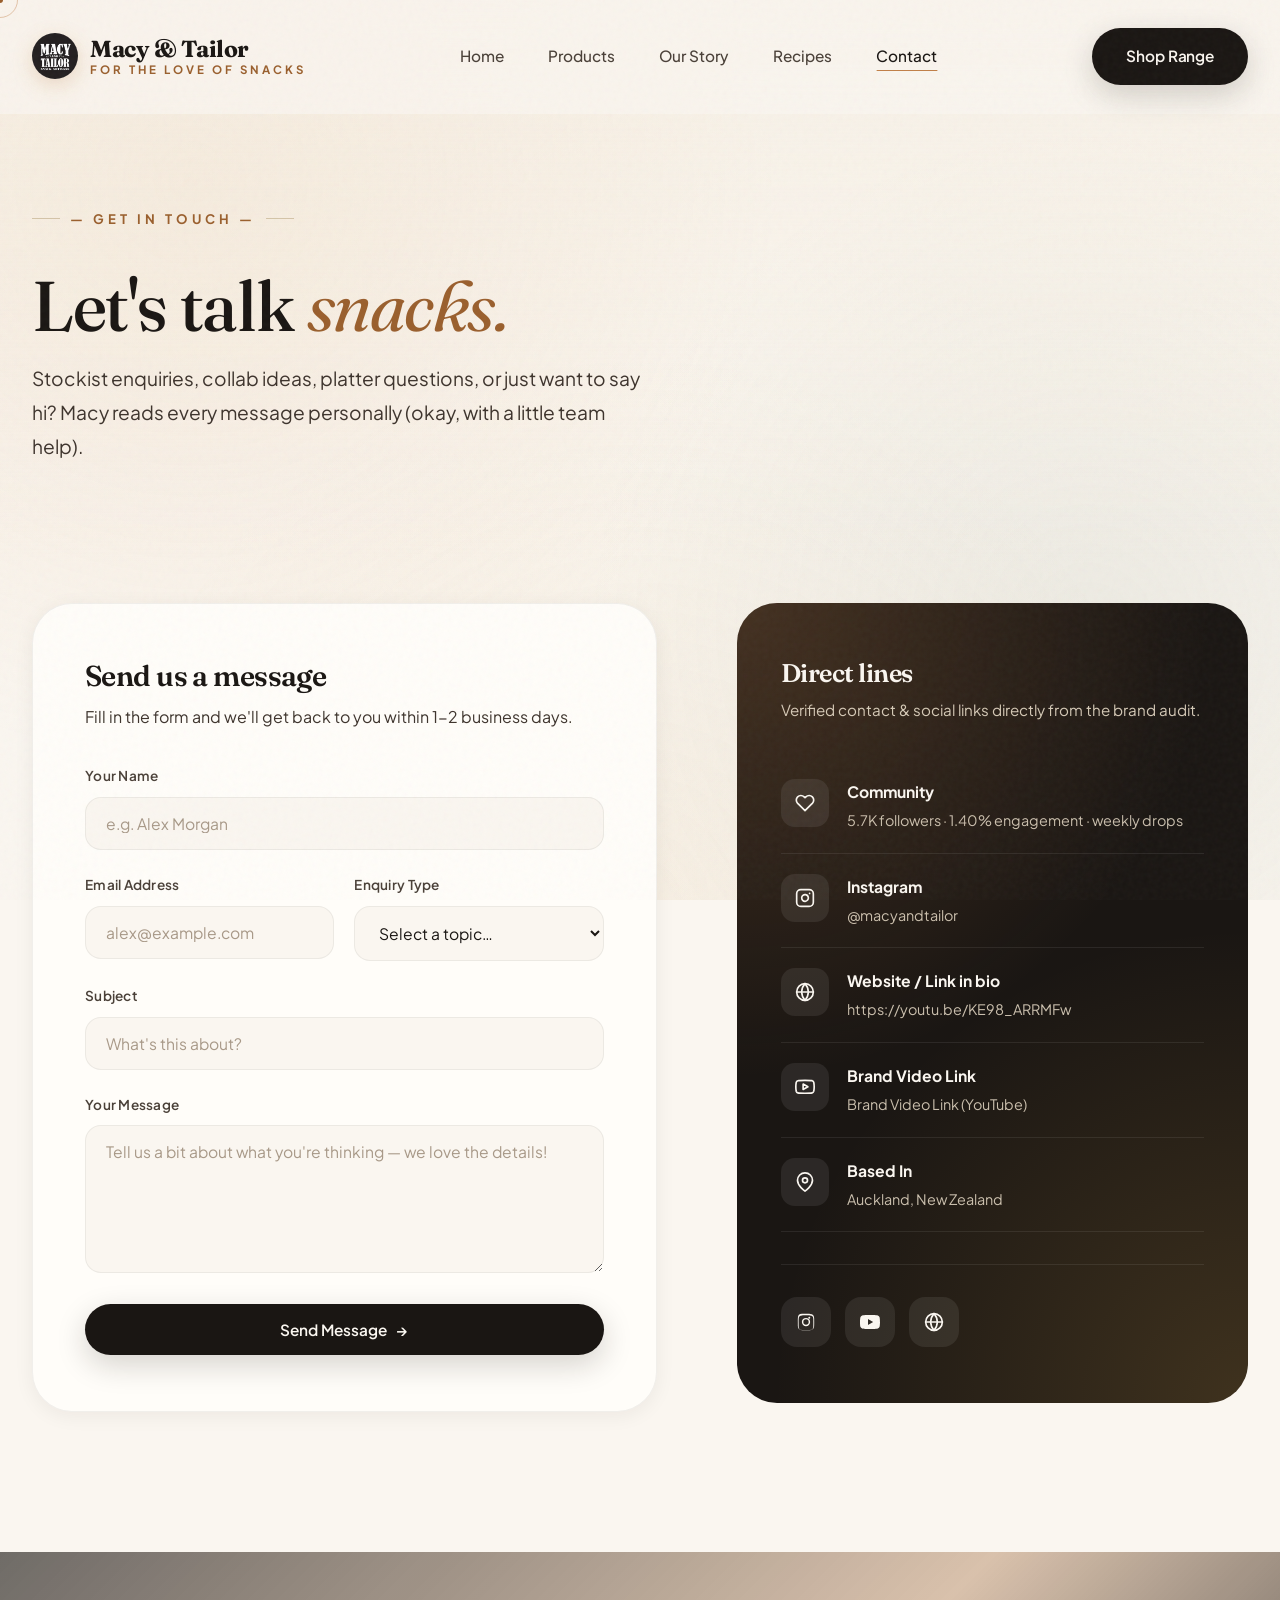
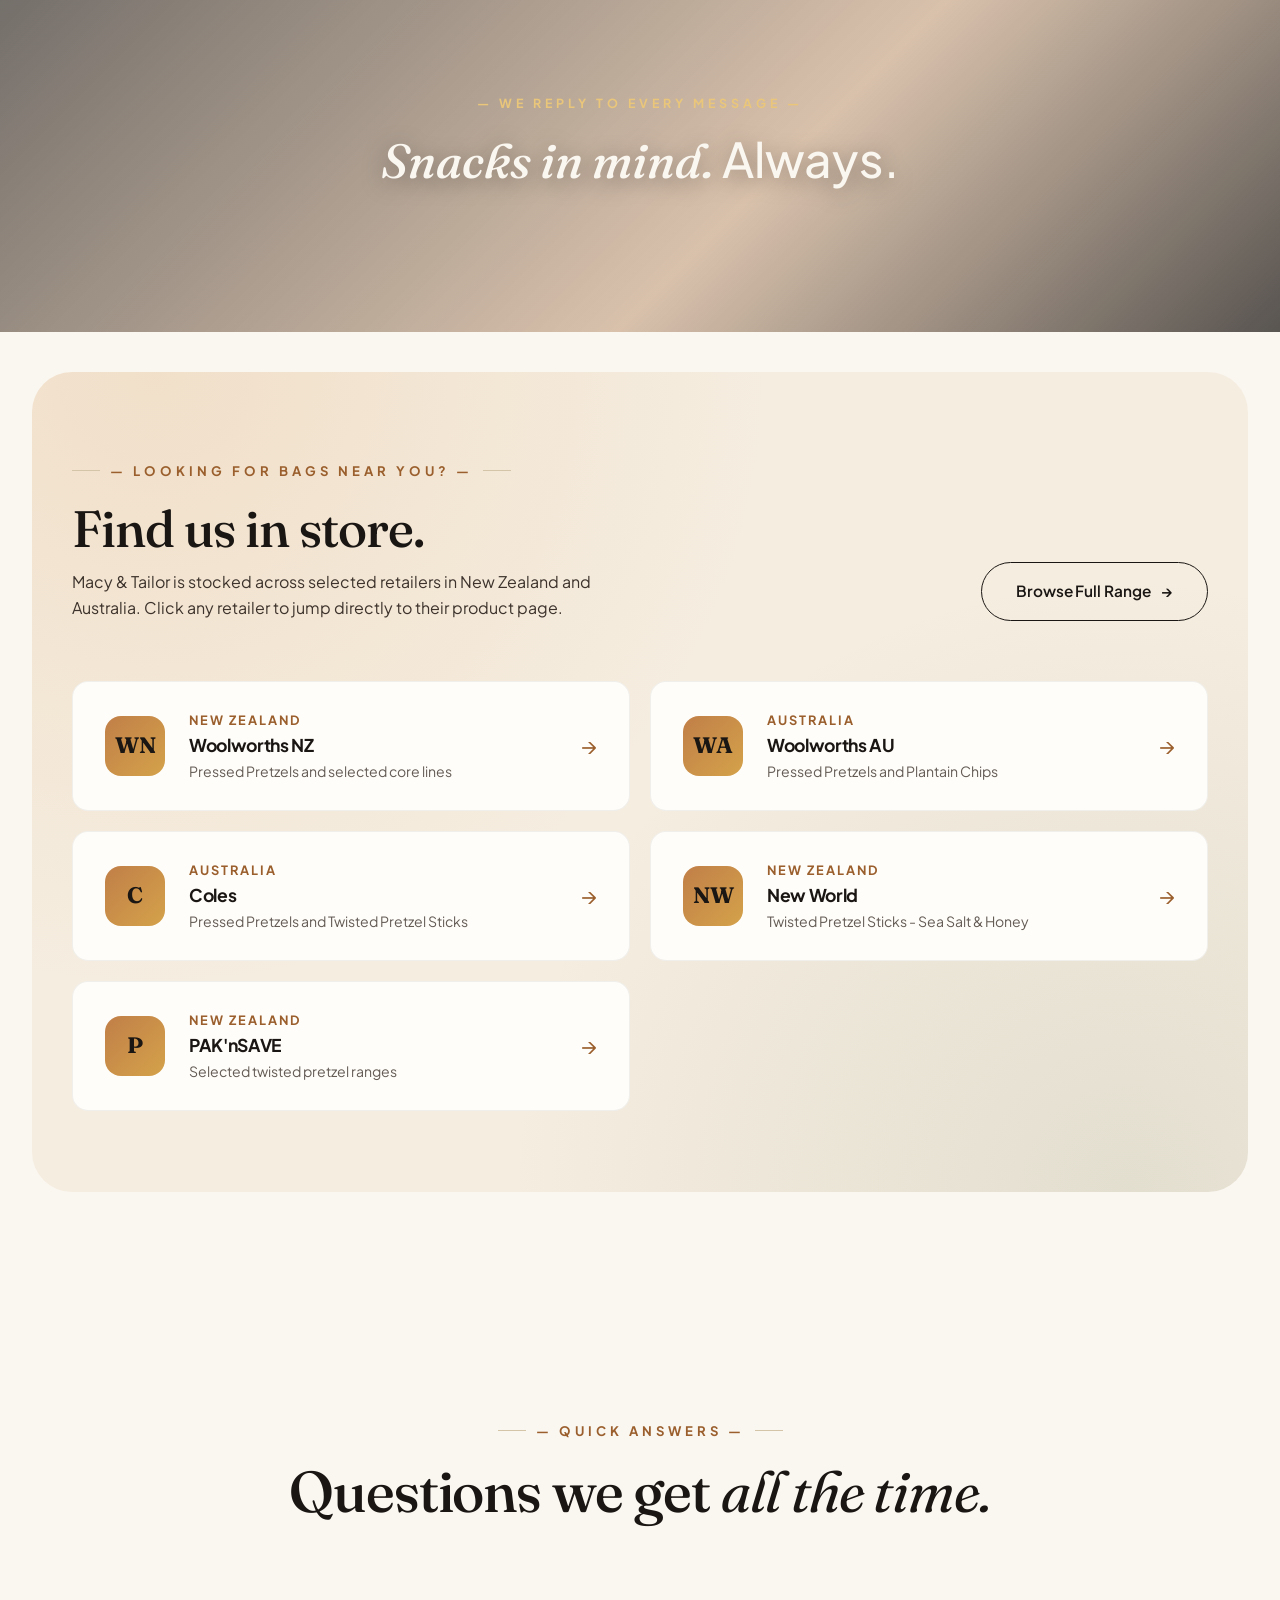
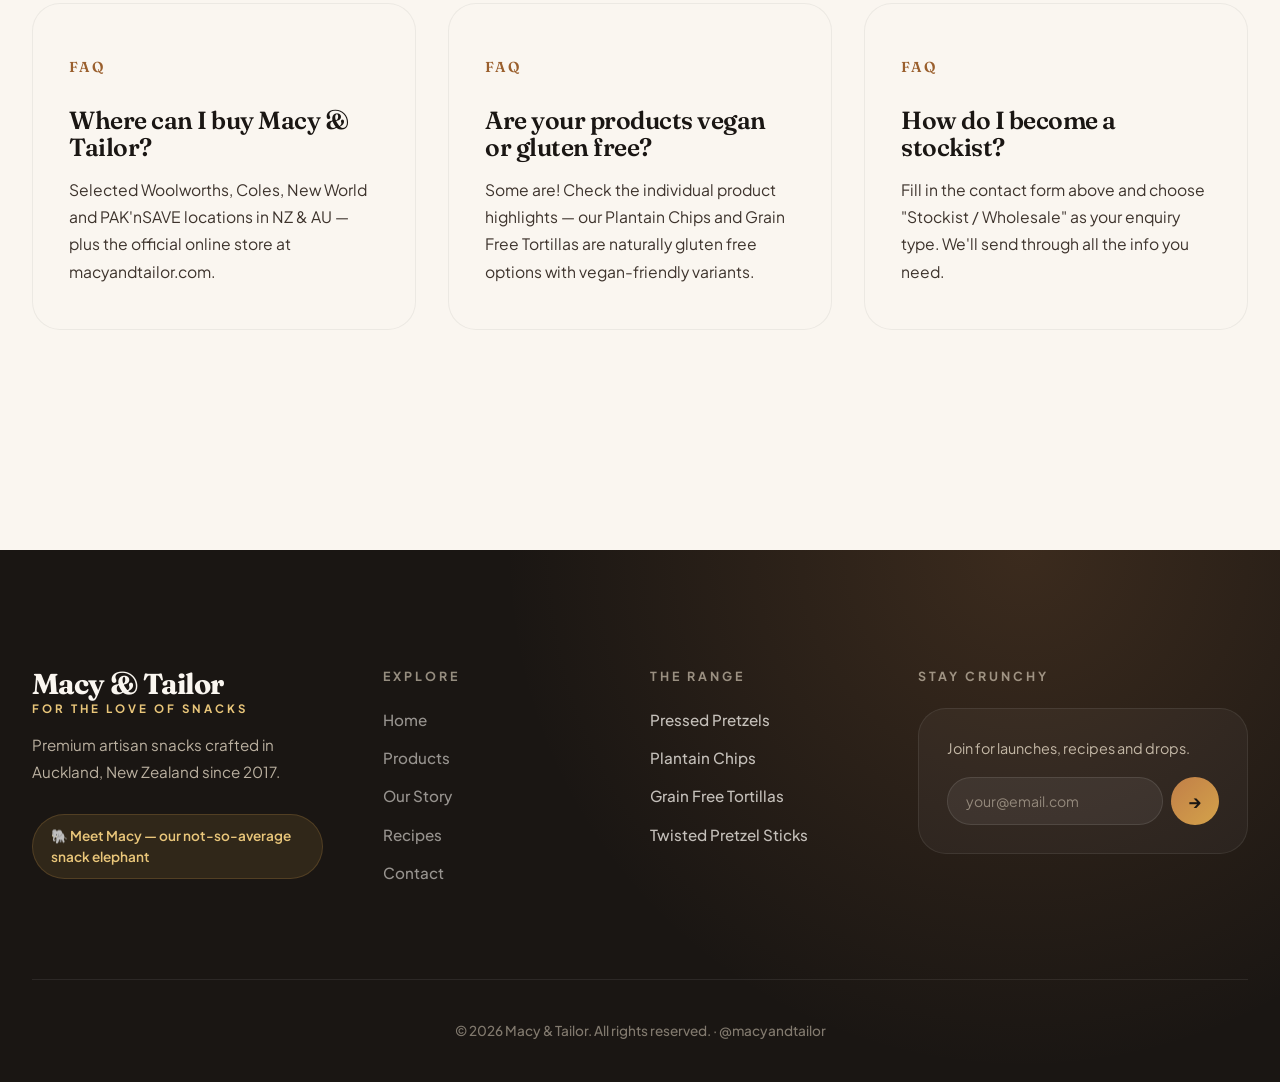
<file: contact.html>
<!DOCTYPE html>
<html lang="en">
<head>
  <meta charset="UTF-8">
  <meta name="viewport" content="width=device-width, initial-scale=1.0">
  <title>Contact | Macy & Tailor</title>
  <meta name="description" content="Get in touch with the Macy & Tailor team — enquiries, stockists, collaborations, platters and snack love. Reach us on Instagram @macyandtailor.">
  <link rel="stylesheet" href="index.css">
  <link rel="icon" type="image/jpeg" href="logo.jpeg">
</head>
<body>

  <div class="cursor-dot"></div>
  <div class="cursor-ring"></div>
  <div class="noise-overlay"></div>
  <div class="page-transition-overlay"></div>

  <script src="site-config.js"></script>

  <header>
    <div class="container nav-wrapper">
      <a href="index.html" class="logo-container">
        <img src="logo.jpeg" alt="Macy & Tailor logo" class="logo-mark">
        <div class="brand-name">
          Macy & Tailor
          <span>For the Love of Snacks</span>
        </div>
      </a>
      <ul class="nav-links" id="nav-links">
        <li><a href="index.html">Home</a></li>
        <li><a href="services.html">Products</a></li>
        <li><a href="experience.html">Our Story</a></li>
        <li><a href="gallery.html">Recipes</a></li>
        <li><a href="contact.html" class="active">Contact</a></li>
      </ul>
      <div style="display: flex; gap: 12px; align-items: center;">
        <a href="services.html" class="btn btn-primary">Shop Range</a>
        <button class="mobile-menu-toggle" id="menu-toggle" aria-label="Toggle menu">☰</button>
      </div>
    </div>
  </header>

  <section class="page-banner">
    <div class="container reveal">
      <div class="section-label">— Get in Touch —</div>
      <h1 style="margin-top: 18px;">Let's talk <span class="italic">snacks.</span></h1>
      <p>Stockist enquiries, collab ideas, platter questions, or just want to say hi? Macy reads every message personally (okay, with a little team help).</p>
    </div>
  </section>

  <section class="section" style="padding-top: 40px;">
    <div class="container">
      <div class="contact-grid">
        <!-- Contact Form -->
        <div class="contact-form-wrap reveal">
          <h3>Send us a message</h3>
          <p>Fill in the form and we'll get back to you within 1-2 business days.</p>
          <form id="contact-form" onsubmit="event.preventDefault(); alert('Thanks for reaching out — the Macy & Tailor team will be in touch soon! 🥨'); this.reset();">
            <div class="form-group">
              <label for="c-name">Your Name</label>
              <input type="text" id="c-name" class="form-control" placeholder="e.g. Alex Morgan" required>
            </div>
            <div class="form-row-2col" style="display: grid; grid-template-columns: 1fr 1fr; gap: 20px;">
              <div class="form-group">
                <label for="c-email">Email Address</label>
                <input type="email" id="c-email" class="form-control" placeholder="alex@example.com" required>
              </div>
              <div class="form-group">
                <label for="c-type">Enquiry Type</label>
                <select id="c-type" class="form-control" required>
                  <option value="">Select a topic…</option>
                  <option>General Enquiry</option>
                  <option>Stockist / Wholesale</option>
                  <option>Collaboration & Press</option>
                  <option>Recipe / Content Idea</option>
                  <option>Customer Feedback</option>
                </select>
              </div>
            </div>
            <div class="form-group">
              <label for="c-subject">Subject</label>
              <input type="text" id="c-subject" class="form-control" placeholder="What's this about?">
            </div>
            <div class="form-group">
              <label for="c-message">Your Message</label>
              <textarea id="c-message" class="form-control" rows="6" placeholder="Tell us a bit about what you're thinking — we love the details!"></textarea>
            </div>
            <button type="submit" class="btn btn-primary" style="width: 100%;">
              Send Message
              <span>→</span>
            </button>
          </form>
        </div>

        <!-- Contact Info Card -->
        <div class="contact-info-card reveal reveal-delay-2">
          <h3>Direct lines</h3>
          <p>Verified contact &amp; social links directly from the brand audit.</p>

          <div class="info-item">
            <div class="info-icon">
              <svg width="20" height="20" viewBox="0 0 24 24" fill="none" stroke="currentColor" stroke-width="2" stroke-linecap="round" stroke-linejoin="round"><path d="M20.84 4.61a5.5 5.5 0 0 0-7.78 0L12 5.67l-1.06-1.06a5.5 5.5 0 0 0-7.78 7.78l1.06 1.06L12 21.23l7.78-7.78 1.06-1.06a5.5 5.5 0 0 0 0-7.78z"/></svg>
            </div>
            <div class="info-content">
              <strong>Community</strong>
              <span id="community-val">5.7K followers · 1.4% engagement · weekly drops</span>
            </div>
          </div>

          <div class="info-item">
            <div class="info-icon">
              <svg width="20" height="20" viewBox="0 0 24 24" fill="none" stroke="currentColor" stroke-width="2" stroke-linecap="round" stroke-linejoin="round"><rect x="2" y="2" width="20" height="20" rx="5" ry="5"/><path d="M16 11.37A4 4 0 1 1 12.63 8 4 4 0 0 1 16 11.37z"/><line x1="17.5" y1="6.5" x2="17.51" y2="6.5"/></svg>
            </div>
            <div class="info-content">
              <strong>Instagram</strong>
              <a id="ig-link-2" target="_blank" rel="noopener" href="https://www.instagram.com/macyandtailor/">@macyandtailor</a>
            </div>
          </div>

          <div class="info-item">
            <div class="info-icon">
              <svg width="20" height="20" viewBox="0 0 24 24" fill="none" stroke="currentColor" stroke-width="2" stroke-linecap="round" stroke-linejoin="round"><circle cx="12" cy="12" r="10"/><path d="M2 12h20"/><path d="M12 2a15.3 15.3 0 0 1 4 10 15.3 15.3 0 0 1-4 10 15.3 15.3 0 0 1-4-10 15.3 15.3 0 0 1 4-10z"/></svg>
            </div>
            <div class="info-content">
              <strong>Website / Link in bio</strong>
              <a id="web-link" target="_blank" rel="noopener" href="https://youtu.be/KE98_ARRMFw">https://youtu.be/KE98_ARRMFw</a>
            </div>
          </div>

          <div class="info-item">
            <div class="info-icon">
              <svg width="20" height="20" viewBox="0 0 24 24" fill="none" stroke="currentColor" stroke-width="2" stroke-linecap="round" stroke-linejoin="round"><path d="M22.54 6.42a2.78 2.78 0 0 0-1.94-2C18.88 4 12 4 12 4s-6.88 0-8.6.46a2.78 2.78 0 0 0-1.94 2A29 29 0 0 0 1 11.75a29 29 0 0 0 .46 5.33A2.78 2.78 0 0 0 3.4 19c1.72.46 8.6.46 8.6.46s6.88 0 8.6-.46a2.78 2.78 0 0 0 1.94-2 29 29 0 0 0 .46-5.25 29 29 0 0 0-.46-5.33z"/><polygon points="9.75 15.02 15.5 11.75 9.75 8.48 9.75 15.02"/></svg>
            </div>
            <div class="info-content">
              <strong>Brand Video Link</strong>
              <a id="yt-link" target="_blank" rel="noopener" href="https://youtu.be/KE98_ARRMFw">Brand Video (YouTube)</a>
            </div>
          </div>

          <div class="info-item">
            <div class="info-icon">
              <svg width="20" height="20" viewBox="0 0 24 24" fill="none" stroke="currentColor" stroke-width="2" stroke-linecap="round" stroke-linejoin="round"><path d="M21 10c0 7-9 13-9 13s-9-6-9-13a9 9 0 0 1 18 0z"/><circle cx="12" cy="10" r="3"/></svg>
            </div>
            <div class="info-content">
              <strong>Based In</strong>
              <span id="location-val">Auckland, New Zealand</span>
            </div>
          </div>

          <div class="social-links">
            <a id="ig-social" target="_blank" rel="noopener" href="https://www.instagram.com/macyandtailor/" class="social-link" aria-label="Instagram">
              <svg width="20" height="20" viewBox="0 0 24 24" fill="currentColor"><path d="M12 2.2c3.2 0 3.6 0 4.85.07 3.25.15 4.77 1.69 4.92 4.92.06 1.25.07 1.65.07 4.85s0 3.6-.07 4.85c-.15 3.23-1.66 4.77-4.92 4.92-1.25.06-1.65.07-4.85.07s-3.6 0-4.85-.07c-3.26-.15-4.77-1.7-4.92-4.92C2.2 15.6 2.2 15.2 2.2 12s0-3.6.07-4.85c.15-3.23 1.66-4.77 4.92-4.92C8.4 2.2 8.8 2.2 12 2.2zm0 1.8c-3.15 0-3.5.01-4.75.07-2.68.13-3.85 1.29-3.98 3.98C3.2 9.3 3.2 9.65 3.2 12.8c0 3.15.01 3.5.07 4.75.13 2.69 1.3 3.85 3.98 3.98 1.25.06 1.6.07 4.75.07 3.15 0 3.5-.01 4.75-.07 2.68-.13 3.85-1.29 3.98-3.98.06-1.25.07-1.6.07-4.75s-.01-3.5-.07-4.75c-.13-2.69-1.3-3.85-3.98-3.98C15.5 4 15.15 4 12 4zm0 3.05a4.95 4.95 0 1 1 0 9.9 4.95 4.95 0 0 1 0-9.9zm0 8.15a3.2 3.2 0 1 0 0-6.4 3.2 3.2 0 0 0 0 6.4zm5.1-8.32a1.15 1.15 0 1 1-2.3 0 1.15 1.15 0 0 1 2.3 0z"/></svg>
            </a>
            <a id="yt-social" target="_blank" rel="noopener" href="https://youtu.be/KE98_ARRMFw" class="social-link" aria-label="YouTube / Link in Bio">
              <svg width="20" height="20" viewBox="0 0 24 24" fill="currentColor"><path d="M23.5 6.2a3 3 0 0 0-2.1-2.1C19.5 3.5 12 3.5 12 3.5s-7.5 0-9.4.6A3 3 0 0 0 .5 6.2C0 8.1 0 12 0 12s0 3.9.5 5.8a3 3 0 0 0 2.1 2.1C4.5 20.5 12 20.5 12 20.5s7.5 0 9.4-.6a3 3 0 0 0 2.1-2.1c.5-1.9.5-5.8.5-5.8s0-3.9-.5-5.8zM9.6 15.6V8.4l6.2 3.6-6.2 3.6z"/></svg>
            </a>
            <a id="web-social" target="_blank" rel="noopener" href="https://youtu.be/KE98_ARRMFw" class="social-link" aria-label="Website Link in Bio">
              <svg width="20" height="20" viewBox="0 0 24 24" fill="none" stroke="currentColor" stroke-width="2" stroke-linecap="round" stroke-linejoin="round"><circle cx="12" cy="12" r="10"/><path d="M2 12h20"/><path d="M12 2a15.3 15.3 0 0 1 4 10 15.3 15.3 0 0 1-4 10 15.3 15.3 0 0 1-4-10 15.3 15.3 0 0 1 4-10z"/></svg>
            </a>
          </div>
        </div>
      </div>
    </div>
  </section>

  <!-- Ambient Video Strip -->
  <div class="video-ambient-strip" aria-hidden="true">
    <video
      class="ambient-video"
      autoplay
      muted
      loop
      playsinline
      preload="auto"
      poster="https://images.unsplash.com/photo-1581090700227-1e37b190418e?w=1600&auto=format&fit=crop&q=60"
    >
      <source src="https://upload.wikimedia.org/wikipedia/commons/transcoded/3/3c/Brezelschlingmaschine_der_Gro%C3%9Fb%C3%A4ckerei_Heitzmann_in_Bad_Krozingen-Biengen.webm/Brezelschlingmaschine_der_Gro%C3%9Fb%C3%A4ckerei_Heitzmann_in_Bad_Krozingen-Biengen.webm.480p.vp9.webm" type="video/webm">
    </video>
    <div class="ambient-overlay">
      <div class="ambient-text reveal">
        <span class="ambient-label">— We reply to every message —</span>
        <p>Snacks in mind. <em style="font-style:normal;">Always.</em></p>
      </div>
    </div>
  </div>

  <!-- Stockists Section -->
  <section class="section" style="padding-top: 40px;">
    <div class="container">
      <div class="products-shell">
        <div class="products-header">
          <div class="reveal">
            <div class="section-label">— Looking for bags near you? —</div>
            <h2>Find us in store.</h2>
            <p style="margin-top: 12px; color: var(--text-body); max-width: 520px;">
              Macy & Tailor is stocked across selected retailers in New Zealand and Australia.
              Click any retailer to jump directly to their product page.
            </p>
          </div>
          <div class="reveal reveal-delay-2">
            <a href="services.html" class="btn btn-secondary">Browse Full Range <span>→</span></a>
          </div>
        </div>
        <div class="stockists-grid" id="contact-stockists"></div>
      </div>
    </div>
  </section>

  <!-- FAQ Teaser -->
  <section class="section" style="padding-top: 80px;">
    <div class="container">
      <div class="section-header reveal">
        <div class="section-label">— Quick Answers —</div>
        <h2>Questions we get <span class="italic">all the time.</span></h2>
      </div>
      <div class="values-grid">
        <div class="value-card reveal">
          <div class="value-num">FAQ</div>
          <h3>Where can I buy Macy & Tailor?</h3>
          <p>Selected Woolworths, Coles, New World and PAK'nSAVE locations in NZ & AU — plus the official online store at macyandtailor.com.</p>
        </div>
        <div class="value-card reveal reveal-delay-1">
          <div class="value-num">FAQ</div>
          <h3>Are your products vegan or gluten free?</h3>
          <p>Some are! Check the individual product highlights — our Plantain Chips and Grain Free Tortillas are naturally gluten free options with vegan-friendly variants.</p>
        </div>
        <div class="value-card reveal reveal-delay-2">
          <div class="value-num">FAQ</div>
          <h3>How do I become a stockist?</h3>
          <p>Fill in the contact form above and choose "Stockist / Wholesale" as your enquiry type. We'll send through all the info you need.</p>
        </div>
      </div>
    </div>
  </section>

  <!-- Footer -->
  <footer>
    <div class="container">
      <div class="footer-grid">
        <div class="footer-brand">
          <div class="brand-name">Macy & Tailor<span>For the Love of Snacks</span></div>
          <p>Premium artisan snacks crafted in Auckland, New Zealand since 2017.</p>
          <div class="footer-mascot">🐘 Meet Macy — our not-so-average snack elephant</div>
        </div>
        <div class="footer-col">
          <h5>Explore</h5>
          <ul class="footer-links">
            <li><a href="index.html">Home</a></li>
            <li><a href="services.html">Products</a></li>
            <li><a href="experience.html">Our Story</a></li>
            <li><a href="gallery.html">Recipes</a></li>
            <li><a href="contact.html">Contact</a></li>
          </ul>
        </div>
        <div class="footer-col">
          <h5>The Range</h5>
          <ul class="footer-links">
            <li>Pressed Pretzels</li><li>Plantain Chips</li><li>Grain Free Tortillas</li><li>Twisted Pretzel Sticks</li>
          </ul>
        </div>
        <div class="footer-col">
          <h5>Stay Crunchy</h5>
          <div class="newsletter-box">
            <p>Join for launches, recipes and drops.</p>
            <form class="newsletter-form" onsubmit="event.preventDefault(); this.querySelector('.newsletter-input').value=''; alert('Thanks! You are on the list 🥨');">
              <input type="email" class="newsletter-input" placeholder="your@email.com" required>
              <button type="submit" class="newsletter-btn">→</button>
            </form>
          </div>
        </div>
      </div>
      <div class="copyright">© 2026 Macy & Tailor. All rights reserved. · @macyandtailor</div>
    </div>
  </footer>

  <script src="app.js"></script>
  <script src="animations.js"></script>
  <script>
    const C = window.SITE_CONFIG;
    document.getElementById('ig-link-2').href = C.contact.instagramLink;
    document.getElementById('ig-link-2').textContent = C.contact.instagramHandle;
    document.getElementById('ig-social').href = C.contact.instagramLink;
    document.getElementById('web-link').href = C.contact.websiteLink;
    document.getElementById('web-link').textContent = C.contact.website;
    document.getElementById('web-social').href = C.contact.websiteLink;
    document.getElementById('yt-link').href = C.contact.youtubeLink;
    document.getElementById('yt-link').textContent = C.contact.youtubeLabel;
    document.getElementById('yt-social').href = C.contact.youtubeLink;
    document.getElementById('location-val').textContent = C.location;
    // Community line from the audit's Profile Metrics
    const cv = document.getElementById('community-val');
    if (cv) cv.textContent = `${(C.auditMetrics.followers / 1000).toFixed(1)}K followers · ${C.auditMetrics.engagement} engagement · ${C.auditMetrics.frequency.toLowerCase()} drops`;

    // CONTACT STOCKISTS
    const cs = document.getElementById('contact-stockists');
    C.stockists.forEach((s, i) => {
      const initials = s.name.split(' ').map(w => w[0]).slice(0, 2).join('');
      cs.insertAdjacentHTML('beforeend', `
        <a href="${s.link}" target="_blank" rel="noopener" class="stockist-card reveal reveal-delay-${(i % 2) + 1}" style="background: #fffdf9; border-color: var(--border-light);">
          <div class="stockist-logo">${initials}</div>
          <div class="stockist-info">
            <div class="stockist-region" style="color: var(--caramel-deep);">${s.region}</div>
            <h4 style="color: var(--charcoal);">${s.name}</h4>
            <div class="stockist-note" style="color: var(--text-body);">${s.note}</div>
          </div>
          <span class="stockist-arrow" style="color: var(--caramel-deep);">→</span>
        </a>
      `);
    });
  </script>
</body>
</html>
</file>
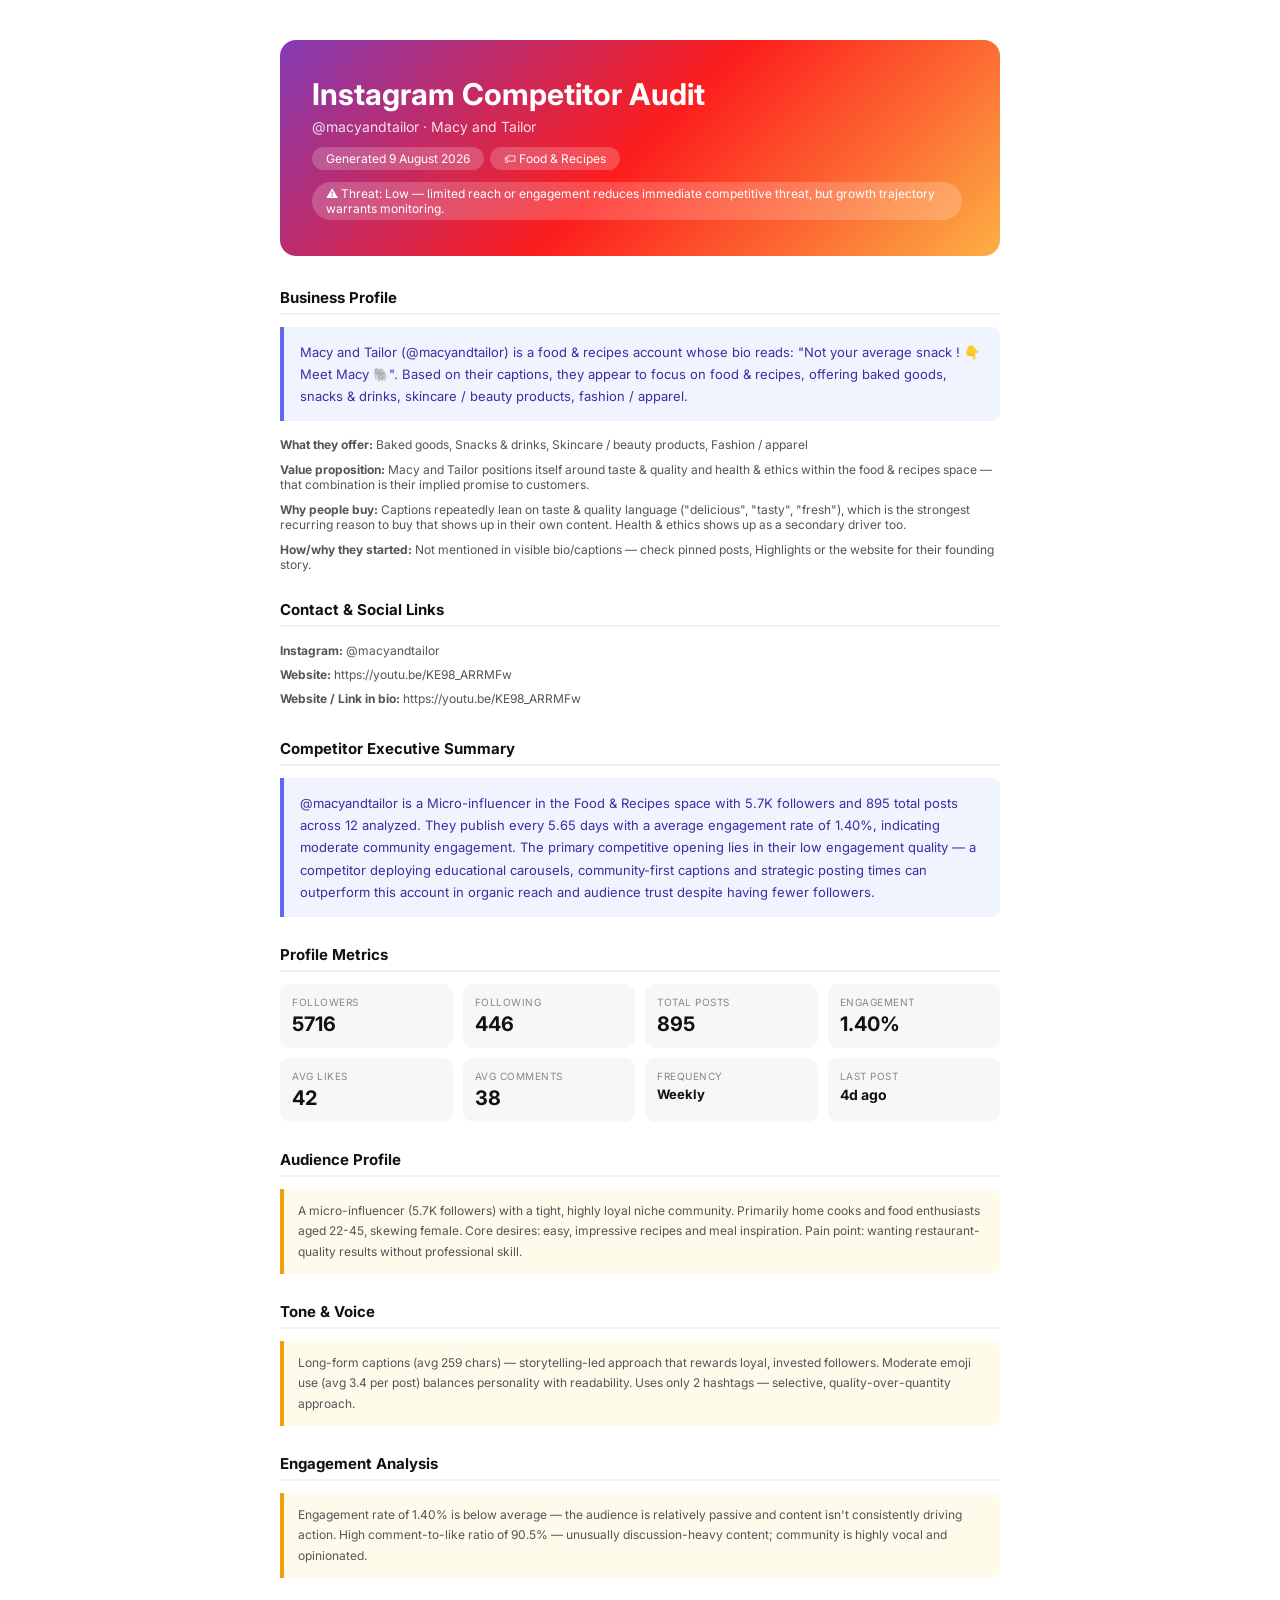
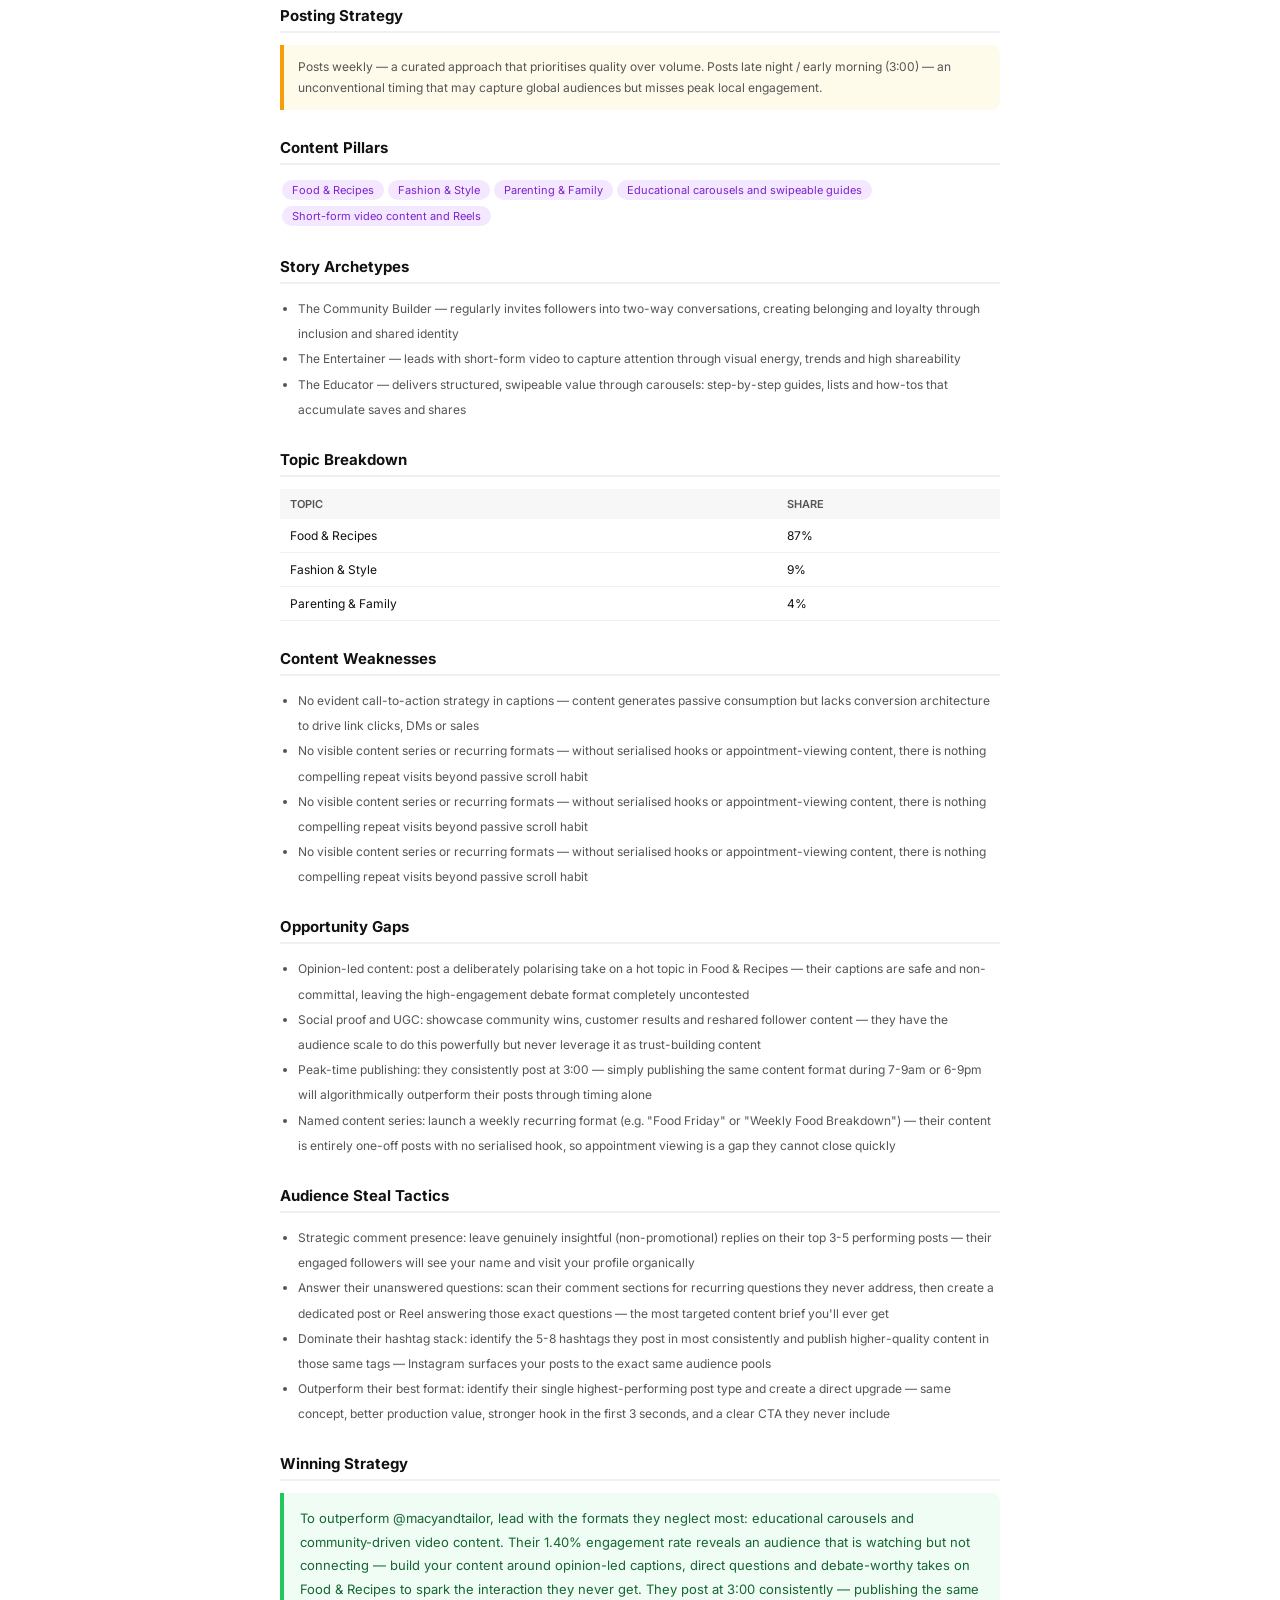
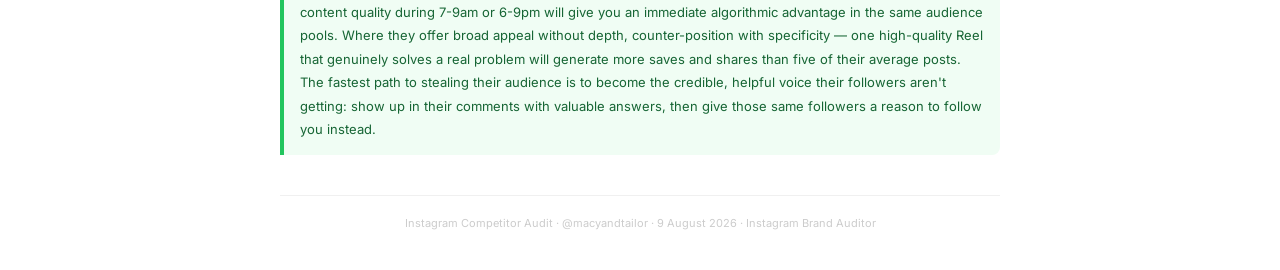
<file: Instagram_Audit_@macyandtailor_2026-08-09.html>
<!DOCTYPE html><html><head><meta charset="UTF-8"/><title>Instagram Audit @macyandtailor</title><style>@import url('https://fonts.googleapis.com/css2?family=Inter:wght@400;600;700&display=swap');*{box-sizing:border-box;margin:0;padding:0}body{font-family:Inter,sans-serif;background:#fff;color:#111;padding:40px;max-width:800px;margin:0 auto}.cover{background:linear-gradient(135deg,#833ab4,#fd1d1d,#fcb045);border-radius:16px;padding:36px 32px;margin-bottom:32px;color:white}.cover h1{font-size:30px;font-weight:700;margin-bottom:6px}.cover p{font-size:14px;opacity:.85}.cover .chip{display:inline-block;background:rgba(255,255,255,.2);border-radius:20px;padding:4px 14px;font-size:12px;margin-top:12px;margin-right:6px}h2{font-size:15px;font-weight:700;margin-bottom:12px;padding-bottom:6px;border-bottom:2px solid #f0f0f0;margin-top:28px}.grid{display:grid;grid-template-columns:repeat(4,1fr);gap:10px;margin-bottom:20px}.metric{background:#f7f7f7;border-radius:10px;padding:12px}.metric .lbl{font-size:10px;color:#888;text-transform:uppercase;letter-spacing:.5px;margin-bottom:4px}.metric .val{font-size:20px;font-weight:700}.exec{background:#f0f4ff;border-left:4px solid #6366f1;border-radius:0 8px 8px 0;padding:14px 16px;font-size:13px;color:#3730a3;line-height:1.7;margin-bottom:16px}.insight{background:#fffbeb;border-left:4px solid #f59e0b;border-radius:0 8px 8px 0;padding:12px 14px;margin-bottom:10px;font-size:12px;color:#555;line-height:1.7}.win{background:#f0fdf4;border-left:4px solid #22c55e;border-radius:0 8px 8px 0;padding:14px 16px;font-size:13px;color:#166534;line-height:1.8}.badge{display:inline-block;background:#f3e8ff;color:#7e22ce;border-radius:20px;padding:3px 10px;font-size:11px;margin:3px 2px}ul{padding-left:18px;font-size:12px;color:#555;line-height:2.1}table{width:100%;border-collapse:collapse;font-size:12px}th{text-align:left;padding:8px 10px;background:#f7f7f7;font-weight:600;color:#555;font-size:11px;text-transform:uppercase}td{padding:9px 10px;border-bottom:1px solid #f0f0f0}.footer{margin-top:40px;text-align:center;font-size:11px;color:#ccc;padding-top:20px;border-top:1px solid #f0f0f0}</style></head><body><div class="cover"><h1>Instagram Competitor Audit</h1><p>@macyandtailor · Macy and Tailor</p><span class="chip">Generated 9 August 2026</span><span class="chip">🏷 Food & Recipes</span><span class="chip">⚠️ Threat: Low — limited reach or engagement reduces immediate competitive threat, but growth trajectory warrants monitoring.</span></div><h2>Business Profile</h2><div class="exec">Macy and Tailor (@macyandtailor) is a food & recipes account whose bio reads: "Not your average snack ! 
👇 Meet Macy 🐘". Based on their captions, they appear to focus on food & recipes, offering baked goods, snacks & drinks, skincare / beauty products, fashion / apparel.</div><p style="font-size:12px;color:#555;margin-bottom:10px"><strong>What they offer:</strong> Baked goods, Snacks & drinks, Skincare / beauty products, Fashion / apparel</p><p style="font-size:12px;color:#555;margin-bottom:10px"><strong>Value proposition:</strong> Macy and Tailor positions itself around taste & quality and health & ethics within the food & recipes space — that combination is their implied promise to customers.</p><p style="font-size:12px;color:#555;margin-bottom:10px"><strong>Why people buy:</strong> Captions repeatedly lean on taste & quality language ("delicious", "tasty", "fresh"), which is the strongest recurring reason to buy that shows up in their own content. Health & ethics shows up as a secondary driver too.</p><p style="font-size:12px;color:#555;margin-bottom:16px"><strong>How/why they started:</strong> Not mentioned in visible bio/captions — check pinned posts, Highlights or the website for their founding story.</p><h2>Contact & Social Links</h2><p style="font-size:12px;color:#555;line-height:2"><strong>Instagram:</strong> @macyandtailor<br/><strong>Website:</strong> https://youtu.be/KE98_ARRMFw<br/><strong>Website / Link in bio:</strong> https://youtu.be/KE98_ARRMFw<br/></p><h2>Competitor Executive Summary</h2><div class="exec">@macyandtailor is a Micro-influencer in the Food & Recipes space with 5.7K followers and 895 total posts across 12 analyzed. They publish every 5.65 days with a average engagement rate of 1.40%, indicating moderate community engagement. The primary competitive opening lies in their low engagement quality — a competitor deploying educational carousels, community-first captions and strategic posting times can outperform this account in organic reach and audience trust despite having fewer followers.</div><h2>Profile Metrics</h2><div class="grid"><div class="metric"><div class="lbl">Followers</div><div class="val">5716</div></div><div class="metric"><div class="lbl">Following</div><div class="val">446</div></div><div class="metric"><div class="lbl">Total Posts</div><div class="val">895</div></div><div class="metric"><div class="lbl">Engagement</div><div class="val">1.40%</div></div><div class="metric"><div class="lbl">Avg Likes</div><div class="val">42</div></div><div class="metric"><div class="lbl">Avg Comments</div><div class="val">38</div></div><div class="metric"><div class="lbl">Frequency</div><div class="val" style="font-size:13px">Weekly</div></div><div class="metric"><div class="lbl">Last Post</div><div class="val" style="font-size:14px">4d ago</div></div></div><h2>Audience Profile</h2><div class="insight">A micro-influencer (5.7K followers) with a tight, highly loyal niche community. Primarily home cooks and food enthusiasts aged 22-45, skewing female. Core desires: easy, impressive recipes and meal inspiration. Pain point: wanting restaurant-quality results without professional skill.</div><h2>Tone & Voice</h2><div class="insight">Long-form captions (avg 259 chars) — storytelling-led approach that rewards loyal, invested followers. Moderate emoji use (avg 3.4 per post) balances personality with readability. Uses only 2 hashtags — selective, quality-over-quantity approach.</div><h2>Engagement Analysis</h2><div class="insight">Engagement rate of 1.40% is below average — the audience is relatively passive and content isn't consistently driving action. High comment-to-like ratio of 90.5% — unusually discussion-heavy content; community is highly vocal and opinionated.</div><h2>Posting Strategy</h2><div class="insight">Posts weekly — a curated approach that prioritises quality over volume. Posts late night / early morning (3:00) — an unconventional timing that may capture global audiences but misses peak local engagement.</div><h2>Content Pillars</h2><div style="margin-bottom:16px"><span class="badge">Food & Recipes</span><span class="badge">Fashion & Style</span><span class="badge">Parenting & Family</span><span class="badge">Educational carousels and swipeable guides</span><span class="badge">Short-form video content and Reels</span></div><h2>Story Archetypes</h2><ul><li>The Community Builder — regularly invites followers into two-way conversations, creating belonging and loyalty through inclusion and shared identity</li><li>The Entertainer — leads with short-form video to capture attention through visual energy, trends and high shareability</li><li>The Educator — delivers structured, swipeable value through carousels: step-by-step guides, lists and how-tos that accumulate saves and shares</li></ul><h2>Topic Breakdown</h2><table><tr><th>Topic</th><th>Share</th></tr><tr><td>Food & Recipes</td><td>87%</td></tr><tr><td>Fashion & Style</td><td>9%</td></tr><tr><td>Parenting & Family</td><td>4%</td></tr></table><h2>Content Weaknesses</h2><ul><li>No evident call-to-action strategy in captions — content generates passive consumption but lacks conversion architecture to drive link clicks, DMs or sales</li><li>No visible content series or recurring formats — without serialised hooks or appointment-viewing content, there is nothing compelling repeat visits beyond passive scroll habit</li><li>No visible content series or recurring formats — without serialised hooks or appointment-viewing content, there is nothing compelling repeat visits beyond passive scroll habit</li><li>No visible content series or recurring formats — without serialised hooks or appointment-viewing content, there is nothing compelling repeat visits beyond passive scroll habit</li></ul><h2>Opportunity Gaps</h2><ul><li>Opinion-led content: post a deliberately polarising take on a hot topic in Food & Recipes — their captions are safe and non-committal, leaving the high-engagement debate format completely uncontested</li><li>Social proof and UGC: showcase community wins, customer results and reshared follower content — they have the audience scale to do this powerfully but never leverage it as trust-building content</li><li>Peak-time publishing: they consistently post at 3:00 — simply publishing the same content format during 7-9am or 6-9pm will algorithmically outperform their posts through timing alone</li><li>Named content series: launch a weekly recurring format (e.g. "Food Friday" or "Weekly Food Breakdown") — their content is entirely one-off posts with no serialised hook, so appointment viewing is a gap they cannot close quickly</li></ul><h2>Audience Steal Tactics</h2><ul><li>Strategic comment presence: leave genuinely insightful (non-promotional) replies on their top 3-5 performing posts — their engaged followers will see your name and visit your profile organically</li><li>Answer their unanswered questions: scan their comment sections for recurring questions they never address, then create a dedicated post or Reel answering those exact questions — the most targeted content brief you'll ever get</li><li>Dominate their hashtag stack: identify the 5-8 hashtags they post in most consistently and publish higher-quality content in those same tags — Instagram surfaces your posts to the exact same audience pools</li><li>Outperform their best format: identify their single highest-performing post type and create a direct upgrade — same concept, better production value, stronger hook in the first 3 seconds, and a clear CTA they never include</li></ul><h2>Winning Strategy</h2><div class="win">To outperform @macyandtailor, lead with the formats they neglect most: educational carousels and community-driven video content. Their 1.40% engagement rate reveals an audience that is watching but not connecting — build your content around opinion-led captions, direct questions and debate-worthy takes on Food & Recipes to spark the interaction they never get. They post at 3:00 consistently — publishing the same content quality during 7-9am or 6-9pm will give you an immediate algorithmic advantage in the same audience pools. Where they offer broad appeal without depth, counter-position with specificity — one high-quality Reel that genuinely solves a real problem will generate more saves and shares than five of their average posts. The fastest path to stealing their audience is to become the credible, helpful voice their followers aren't getting: show up in their comments with valuable answers, then give those same followers a reason to follow you instead.</div><div class="footer"><p>Instagram Competitor Audit · @macyandtailor · 9 August 2026 · Instagram Brand Auditor</p></div></body></html>
</file>
<file: index.css>
@import url('https://fonts.googleapis.com/css2?family=Plus+Jakarta+Sans:wght@300;400;500;600;700;800;900&family=Fraunces:ital,opsz,wght@0,9..144,400;0,9..144,500;0,9..144,600;0,9..144,700;0,9..144,800;0,9..144,900;1,9..144,400;1,9..144,500;1,9..144,600&display=swap');

:root {
  --cream: #FAF6F0;
  --cream-warm: #F5EDE0;
  --sand: #E8DCC8;
  --sand-deep: #D4C4A8;
  --charcoal: #1A1613;
  --charcoal-soft: #2C2520;
  --charcoal-muted: #4A4038;
  --caramel: #C17F48;
  --caramel-deep: #9A5F2D;
  --caramel-light: #E5A96E;
  --gold: #D4A24A;
  --gold-soft: #E9C67A;
  --rust: #B35C2E;
  --sage: #7A8B6D;
  --sage-light: #A8B89C;
  --text-main: #1A1613;
  --text-body: #3D332C;
  --text-muted: #7A6B5D;
  --text-light: #A89988;
  --border: rgba(26, 22, 19, 0.1);
  --border-light: rgba(26, 22, 19, 0.06);
  --shadow-soft: 0 4px 20px rgba(26, 22, 19, 0.06);
  --shadow-medium: 0 20px 60px rgba(26, 22, 19, 0.1);
  --shadow-large: 0 40px 100px rgba(26, 22, 19, 0.15);
  --radius-sm: 8px;
  --radius-md: 16px;
  --radius-lg: 28px;
  --radius-xl: 40px;
  --transition-quick: all 0.3s cubic-bezier(0.16, 1, 0.3, 1);
  --transition-smooth: all 0.6s cubic-bezier(0.16, 1, 0.3, 1);
  --transition-slow: all 1s cubic-bezier(0.16, 1, 0.3, 1);
}

* {
  margin: 0;
  padding: 0;
  box-sizing: border-box;
  font-family: 'Plus Jakarta Sans', sans-serif;
  -webkit-font-smoothing: antialiased;
  -moz-osx-font-smoothing: grayscale;
}

html {
  scroll-behavior: smooth;
}

body {
  background-color: var(--cream);
  color: var(--text-main);
  line-height: 1.6;
  overflow-x: hidden;
  cursor: default;
}

body::before {
  content: '';
  position: fixed;
  top: 0;
  left: 0;
  width: 100%;
  height: 100%;
  background-image:
    radial-gradient(circle at 15% 20%, rgba(225, 169, 110, 0.15) 0%, transparent 45%),
    radial-gradient(circle at 85% 70%, rgba(122, 139, 109, 0.1) 0%, transparent 40%),
    radial-gradient(circle at 50% 100%, rgba(212, 162, 74, 0.08) 0%, transparent 50%);
  pointer-events: none;
  z-index: 0;
}

h1, h2, h3, h4, h5, .display-font {
  font-family: 'Fraunces', serif;
  font-weight: 600;
  letter-spacing: -0.02em;
  line-height: 1.1;
  color: var(--charcoal);
}

.italic {
  font-style: italic;
  font-family: 'Fraunces', serif;
  font-weight: 400;
}

/* Custom Cursor */
.cursor-dot,
.cursor-ring {
  position: fixed;
  top: 0;
  left: 0;
  pointer-events: none;
  z-index: 9999;
  border-radius: 50%;
  transform: translate(-50%, -50%);
}

.cursor-dot {
  width: 6px;
  height: 6px;
  background: var(--caramel-deep);
  transition: transform 0.15s ease-out, width 0.2s, height 0.2s, opacity 0.2s;
}

.cursor-ring {
  width: 36px;
  height: 36px;
  border: 1.5px solid rgba(193, 127, 72, 0.4);
  transition: transform 0.25s cubic-bezier(0.16, 1, 0.3, 1), width 0.3s, height 0.3s, border-color 0.3s, background 0.3s;
}

.cursor-ring.hovering {
  width: 60px;
  height: 60px;
  border-color: var(--caramel);
  background: rgba(193, 127, 72, 0.08);
}

.cursor-dot.hovering {
  width: 0;
  height: 0;
  opacity: 0;
}

.cursor-ring.pressing {
  width: 26px;
  height: 26px;
  border-color: var(--caramel-deep);
  background: rgba(154, 95, 45, 0.18);
  transform: translate(-50%, -50%) scale(0.85);
}

/* Noise Texture Overlay */
.noise-overlay {
  position: fixed;
  top: 0;
  left: 0;
  width: 100%;
  height: 100%;
  pointer-events: none;
  z-index: 9998;
  opacity: 0.035;
  background-image: url("data:image/svg+xml,%3Csvg viewBox='0 0 200 200' xmlns='http://www.w3.org/2000/svg'%3E%3Cfilter id='n'%3E%3CfeTurbulence type='fractalNoise' baseFrequency='0.9' numOctaves='3' stitchTiles='stitch'/%3E%3C/filter%3E%3Crect width='100%25' height='100%25' filter='url(%23n)'/%3E%3C/svg%3E");
}

/* Grain animation on scroll background */
.grain-bg {
  position: fixed;
  inset: 0;
  z-index: 0;
  pointer-events: none;
  opacity: 0.04;
}

/* Container */
.container {
  max-width: 1320px;
  margin: 0 auto;
  padding: 0 32px;
  position: relative;
  z-index: 2;
}

/* Page Transition Overlay */
.page-transition-overlay {
  position: fixed;
  inset: 0;
  background: var(--charcoal);
  z-index: 10000;
  transform: translateY(0);
  transition: transform 0.55s cubic-bezier(0.76, 0, 0.24, 1);
  transform-origin: bottom;
  pointer-events: none;
}

body.page-loaded .page-transition-overlay {
  transform: translateY(-100%);
}

/* Scroll progress bar */
.scroll-progress {
  position: fixed;
  top: 0;
  left: 0;
  width: 100%;
  height: 3px;
  background: linear-gradient(90deg, var(--caramel), var(--gold), var(--rust));
  transform-origin: left;
  transform: scaleX(0);
  z-index: 10001;
  pointer-events: none;
  box-shadow: 0 1px 6px rgba(154, 95, 45, 0.35);
}

/* Respect reduced-motion preferences */
@media (prefers-reduced-motion: reduce) {
  *, *::before, *::after {
    animation-duration: 0.001ms !important;
    animation-iteration-count: 1 !important;
    transition-duration: 0.001ms !important;
    scroll-behavior: auto !important;
  }
}

/* ========== HEADER & NAV ========== */
header {
  position: fixed;
  top: 0;
  left: 0;
  width: 100%;
  z-index: 1000;
  transition: var(--transition-smooth);
  padding: 28px 0;
  background: rgba(250, 246, 240, 0.72);
  backdrop-filter: blur(20px);
  -webkit-backdrop-filter: blur(20px);
  border-bottom: 1px solid transparent;
}

header.scrolled {
  padding: 16px 0;
  background: rgba(250, 246, 240, 0.92);
  border-bottom: 1px solid var(--border-light);
  box-shadow: 0 10px 40px rgba(26, 22, 19, 0.06);
}

.nav-wrapper {
  display: flex;
  justify-content: space-between;
  align-items: center;
}

.logo-container {
  display: flex;
  align-items: center;
  gap: 12px;
  text-decoration: none;
  position: relative;
}

.logo-mark {
  width: 46px;
  height: 46px;
  border-radius: 50%;
  object-fit: cover;
  background: linear-gradient(135deg, var(--caramel) 0%, var(--gold) 100%);
  box-shadow: 0 6px 20px rgba(193, 127, 72, 0.25);
  transition: var(--transition-smooth);
  position: relative;
  overflow: hidden;
}

.logo-mark::after {
  content: '';
  position: absolute;
  inset: 0;
  background: linear-gradient(135deg, transparent 0%, rgba(255,255,255,0.3) 50%, transparent 100%);
  transform: translateX(-100%);
  transition: transform 0.6s ease;
}

.logo-container:hover .logo-mark {
  transform: rotate(-8deg) scale(1.08);
  box-shadow: 0 10px 30px rgba(193, 127, 72, 0.35);
}

.brand-name {
  font-family: 'Fraunces', serif;
  font-size: 1.45rem;
  font-weight: 700;
  color: var(--charcoal);
  line-height: 1;
  letter-spacing: -0.02em;
}

.brand-name span {
  display: block;
  font-size: 0.72rem;
  font-weight: 700;
  letter-spacing: 3px;
  text-transform: uppercase;
  color: var(--caramel-deep);
  font-family: 'Plus Jakarta Sans', sans-serif;
  margin-top: 4px;
}

.nav-links {
  display: flex;
  gap: 44px;
  list-style: none;
  align-items: center;
}

.nav-links a {
  text-decoration: none;
  color: var(--charcoal-muted);
  font-weight: 500;
  font-size: 0.96rem;
  position: relative;
  transition: var(--transition-quick);
  padding: 8px 0;
}

.nav-links a::before {
  content: '';
  position: absolute;
  bottom: 2px;
  left: 50%;
  transform: translateX(-50%);
  width: 0;
  height: 1.5px;
  background: var(--caramel);
  transition: var(--transition-smooth);
  border-radius: 2px;
}

.nav-links a:hover, .nav-links a.active {
  color: var(--charcoal);
}

.nav-links a:hover::before, .nav-links a.active::before {
  width: 100%;
}

.mobile-menu-toggle {
  display: none;
  background: none;
  border: none;
  font-size: 1.6rem;
  cursor: pointer;
  color: var(--charcoal);
  padding: 8px;
  width: 44px;
  height: 44px;
  align-items: center;
  justify-content: center;
  border-radius: 12px;
  transition: var(--transition-quick);
}

.mobile-menu-toggle:hover {
  background: var(--cream-warm);
}

/* ========== BUTTONS ========== */
.btn {
  display: inline-flex;
  align-items: center;
  justify-content: center;
  gap: 10px;
  padding: 16px 34px;
  font-weight: 600;
  border-radius: 100px;
  cursor: pointer;
  border: none;
  transition: var(--transition-smooth);
  text-decoration: none;
  font-size: 0.96rem;
  position: relative;
  overflow: hidden;
  letter-spacing: -0.005em;
  will-change: transform;
}

.btn-primary {
  background: var(--charcoal);
  color: var(--cream);
  box-shadow: 0 10px 30px rgba(26, 22, 19, 0.18);
}

.btn-primary::before {
  content: '';
  position: absolute;
  inset: 0;
  background: linear-gradient(135deg, var(--caramel-deep) 0%, var(--caramel) 100%);
  opacity: 0;
  transition: opacity 0.4s ease;
}

.btn-primary > * {
  position: relative;
  z-index: 1;
}

.btn-primary:hover {
  transform: translateY(-3px);
  box-shadow: 0 16px 44px rgba(154, 95, 45, 0.25);
}

.btn-primary:hover::before {
  opacity: 1;
}

.btn-secondary {
  background: transparent;
  color: var(--charcoal);
  border: 1.5px solid var(--charcoal);
}

.btn-secondary:hover {
  background: var(--charcoal);
  color: var(--cream);
  transform: translateY(-3px);
  box-shadow: 0 16px 44px rgba(26, 22, 19, 0.15);
}

.btn-ghost {
  background: transparent;
  color: var(--charcoal);
  padding: 16px 20px;
}

.btn-ghost:hover {
  color: var(--caramel-deep);
  transform: translateX(4px);
}

.btn-ghost svg {
  transition: var(--transition-smooth);
}

.btn-ghost:hover svg {
  transform: translateX(6px);
}

/* ========== HERO SECTION ========== */
.hero {
  padding: 160px 0 80px;
  min-height: 100vh;
  /* Column flex: prevents the full-width marquee sibling from
     shrinking .hero-grid to its min-content (the old crush bug). */
  display: flex;
  flex-direction: column;
  justify-content: center;
  align-items: stretch;
  position: relative;
  z-index: 2;
  overflow: visible;
}

.hero-grid {
  display: grid;
  grid-template-columns: 1fr 1fr;
  gap: 64px;
  align-items: center;
  width: 100%;
  flex: 1 1 auto;
  min-width: 0;
}

.eyebrow {
  display: inline-flex;
  align-items: center;
  gap: 10px;
  padding: 8px 20px 8px 10px;
  background: var(--cream-warm);
  color: var(--caramel-deep);
  border-radius: 100px;
  font-size: 0.82rem;
  font-weight: 600;
  margin-bottom: 32px;
  border: 1px solid rgba(193, 127, 72, 0.15);
  letter-spacing: 0.02em;
}

.eyebrow::before {
  content: '🥨';
  width: 26px;
  height: 26px;
  border-radius: 50%;
  background: linear-gradient(135deg, var(--caramel), var(--gold));
  display: flex;
  align-items: center;
  justify-content: center;
  color: var(--cream);
  font-size: 12px;
  flex-shrink: 0;
}

.hero-title {
  font-size: clamp(3rem, 6.2vw, 5.2rem);
  line-height: 1.03;
  font-weight: 500;
  margin-bottom: 28px;
  color: var(--charcoal);
}

.hero-title .word {
  display: inline-block;
  opacity: 0;
  transform: translateY(60%);
  transition: opacity 0.9s cubic-bezier(0.16, 1, 0.3, 1), transform 0.9s cubic-bezier(0.16, 1, 0.3, 1);
}

.hero-title .word.in,
.hero-title.revealed .word {
  opacity: 1;
  transform: translateY(0);
}

.hero-title .highlight {
  font-style: italic;
  font-weight: 400;
  color: var(--caramel-deep);
  position: relative;
  display: inline-block;
}

.hero-title .highlight::after {
  content: '';
  position: absolute;
  bottom: 4px;
  left: 0;
  width: 100%;
  height: 10px;
  background: linear-gradient(180deg, transparent 40%, rgba(212, 162, 74, 0.35) 40%);
  z-index: -1;
  border-radius: 4px;
}

.hero-desc {
  font-size: 1.15rem;
  color: var(--text-body);
  margin-bottom: 44px;
  max-width: 520px;
  line-height: 1.7;
  opacity: 0;
  transform: translateY(30px);
  transition: opacity 0.8s cubic-bezier(0.16, 1, 0.3, 1) 0.6s, transform 0.8s cubic-bezier(0.16, 1, 0.3, 1) 0.6s;
}

.hero-content.revealed .hero-desc {
  opacity: 1;
  transform: translateY(0);
}

.hero-cta-group {
  display: flex;
  gap: 16px;
  flex-wrap: wrap;
  margin-bottom: 56px;
  opacity: 0;
  transform: translateY(30px);
  transition: opacity 0.8s cubic-bezier(0.16, 1, 0.3, 1) 0.8s, transform 0.8s cubic-bezier(0.16, 1, 0.3, 1) 0.8s;
}

.hero-content.revealed .hero-cta-group {
  opacity: 1;
  transform: translateY(0);
}

.hero-stats {
  display: flex;
  gap: 48px;
  opacity: 0;
  transform: translateY(30px);
  transition: opacity 0.8s cubic-bezier(0.16, 1, 0.3, 1) 1s, transform 0.8s cubic-bezier(0.16, 1, 0.3, 1) 1s;
}

.hero-content.revealed .hero-stats {
  opacity: 1;
  transform: translateY(0);
}

.hero-stat h3 {
  font-size: 2.4rem;
  font-weight: 700;
  font-family: 'Fraunces', serif;
  color: var(--charcoal);
  letter-spacing: -0.02em;
  line-height: 1;
  margin-bottom: 6px;
}

.hero-stat p {
  font-size: 0.85rem;
  color: var(--text-muted);
  font-weight: 500;
  letter-spacing: 0.01em;
}

.hero-visual {
  position: relative;
  padding: 20px 0 20px 0;
}

.hero-image-wrap {
  position: relative;
  border-radius: 28px;
  overflow: hidden;
  box-shadow: 0 40px 100px rgba(26, 22, 19, 0.28);
  aspect-ratio: 3 / 4;
  background: var(--charcoal);
  transition: transform 0.8s cubic-bezier(0.16, 1, 0.3, 1);
}

.hero-image-wrap:hover {
  transform: scale(1.02);
}

.hero-media {
  position: absolute;
  inset: 0;
  overflow: hidden;
}

/* Ken Burns poster: slow cinematic drift that keeps the hero alive
   before the video loads or if every video source fails. */
.hero-poster {
  position: absolute;
  inset: -6%;
  width: 112%;
  height: 112%;
  object-fit: cover;
  animation: hero-kenburns 26s ease-in-out infinite alternate;
  will-change: transform;
}

@keyframes hero-kenburns {
  0%   { transform: scale(1) translate(0, 0); }
  50%  { transform: scale(1.06) translate(-1.2%, 1%); }
  100% { transform: scale(1.12) translate(1.5%, -1.5%); }
}

.hero-video {
  width: 100%;
  height: 100%;
  object-fit: cover;
  display: block;
  position: absolute;
  inset: 0;
  z-index: 1;
}

/* Brand YouTube spot fades in over the native footage once it plays */
.hero-brand-player {
  position: absolute;
  inset: 0;
  display: flex;
  align-items: center;
  justify-content: center;
  overflow: hidden;
  z-index: 1;
  opacity: 0;
  visibility: hidden;
  transition: opacity 1s ease, visibility 1s ease;
}

.hero-brand-player.playing {
  opacity: 1;
  visibility: visible;
}

.hero-brand-player iframe {
  pointer-events: none;
  max-width: none;
}

.hero-video-overlay {
  position: absolute;
  inset: 0;
  background: linear-gradient(
    160deg,
    rgba(26, 22, 19, 0.08) 0%,
    rgba(26, 22, 19, 0.0) 40%,
    rgba(26, 22, 19, 0.45) 100%
  );
  pointer-events: none;
  z-index: 2;
}

.hero-video-badge {
  position: absolute;
  bottom: 20px;
  left: 20px;
  background: rgba(26, 22, 19, 0.72);
  backdrop-filter: blur(12px);
  -webkit-backdrop-filter: blur(12px);
  color: var(--cream);
  padding: 8px 16px;
  border-radius: 100px;
  font-size: 0.76rem;
  font-weight: 600;
  letter-spacing: 1px;
  text-transform: uppercase;
  display: flex;
  align-items: center;
  gap: 8px;
  border: 1px solid rgba(255, 255, 255, 0.18);
  z-index: 3;
}

.live-dot {
  width: 7px;
  height: 7px;
  border-radius: 50%;
  background: #4ade80;
  box-shadow: 0 0 8px #4ade80;
  flex-shrink: 0;
  animation: pulse-live 1.8s ease-in-out infinite;
}

@keyframes pulse-live {
  0%, 100% { opacity: 1; transform: scale(1); }
  50% { opacity: 0.5; transform: scale(1.5); }
}

/* Float cards sit INSIDE the visual column, around the video frame */
.hero-float-card {
  position: absolute;
  background: rgba(255, 253, 249, 0.96);
  backdrop-filter: blur(16px);
  -webkit-backdrop-filter: blur(16px);
  border-radius: 18px;
  padding: 14px 18px;
  box-shadow: 0 16px 40px rgba(26, 22, 19, 0.14);
  border: 1px solid rgba(255, 255, 255, 0.9);
  z-index: 10;
  display: flex;
  align-items: center;
  gap: 12px;
  min-width: 180px;
  max-width: 220px;
}

.float-card-icon-badge {
  width: 36px;
  height: 36px;
  border-radius: 10px;
  background: linear-gradient(135deg, var(--cream-warm), var(--sand));
  color: var(--caramel-deep);
  display: flex;
  align-items: center;
  justify-content: center;
  flex-shrink: 0;
}

.float-card-icon-badge.badge-green {
  background: linear-gradient(135deg, #dcfce7, #bbf7d0);
  color: #15803d;
}

.float-card-icon-badge.badge-gold {
  background: linear-gradient(135deg, #fef9c3, #fde68a);
  color: #b45309;
}

.hero-float-card .float-card-icon-badge svg {
  width: 18px;
  height: 18px;
}

/* Card positions relative to the hero-visual container.
   They overlap the frame edges by exactly the container padding (32px),
   so they never get clipped by the viewport at any desktop width. */
.hero-float-card.card-1 {
  top: 9%;
  right: -32px;
  animation: float-y 6s ease-in-out infinite;
}

.hero-float-card.card-2 {
  top: 50%;
  left: -32px;
  transform: translateY(-50%);
  animation: float-y-mid 7s ease-in-out infinite 1.5s;
}

.hero-float-card.card-3 {
  bottom: 9%;
  right: -32px;
  animation: float-y 5.5s ease-in-out infinite 0.8s;
}

@keyframes float-y {
  0%, 100% { transform: translateY(0); }
  50% { transform: translateY(-10px); }
}

.hero-float-card.card-2 {
  animation: float-y-mid 7s ease-in-out infinite 1.5s;
}

@keyframes float-y-mid {
  0%, 100% { transform: translateY(-50%); }
  50% { transform: translateY(calc(-50% - 10px)); }
}

.float-card-title {
  font-family: 'Fraunces', serif;
  font-weight: 600;
  font-size: 1rem;
  color: var(--charcoal);
  margin-bottom: 4px;
}

.float-card-sub {
  font-size: 0.82rem;
  color: var(--text-muted);
  font-weight: 500;
}

.float-card-accent {
  display: inline-flex;
  align-items: center;
  gap: 6px;
  padding: 4px 12px;
  background: var(--cream-warm);
  border-radius: 100px;
  font-size: 0.72rem;
  font-weight: 700;
  color: var(--caramel-deep);
  letter-spacing: 0.04em;
  margin-top: 10px;
}

.float-emoji {
  font-size: 1.8rem;
  display: block;
  margin-bottom: 6px;
}

/* Marquee ticker */
.marquee-wrap {
  overflow: hidden;
  padding: 44px 0;
  border-top: 1px solid var(--border-light);
  border-bottom: 1px solid var(--border-light);
  margin-top: 60px;
  background: rgba(250, 246, 240, 0.5);
  width: 100%;
  max-width: 100%;
  flex-shrink: 0;
}

.marquee-wrap:hover .marquee-track {
  animation-play-state: paused;
}

.marquee-track {
  display: flex;
  gap: 0;
  white-space: nowrap;
  width: max-content;
  animation: marquee 32s linear infinite;
  will-change: transform;
}

.marquee-item {
  display: inline-flex;
  align-items: center;
  gap: 16px;
  font-family: 'Fraunces', serif;
  font-size: 1.7rem;
  font-weight: 500;
  color: var(--charcoal-muted);
  opacity: 0.75;
  /* Margin (not gap) so the -50% translate loop is seamless */
  margin-right: 80px;
}

.marquee-item .dot {
  width: 8px;
  height: 8px;
  background: var(--caramel);
  border-radius: 50%;
}

@keyframes marquee {
  0% { transform: translateX(0); }
  100% { transform: translateX(-50%); }
}

/* ========== SECTIONS ========== */
.section {
  padding: 140px 0;
  position: relative;
  z-index: 2;
}

.section-header {
  max-width: 820px;
  margin: 0 auto 80px;
  text-align: center;
}

.section-label {
  display: inline-flex;
  align-items: center;
  gap: 10px;
  font-size: 0.82rem;
  font-weight: 700;
  letter-spacing: 4px;
  text-transform: uppercase;
  color: var(--caramel-deep);
  margin-bottom: 20px;
}

.section-label::before,
.section-label::after {
  content: '';
  width: 28px;
  height: 1px;
  background: var(--sand-deep);
}

.section-header h2 {
  font-size: clamp(2.4rem, 4.5vw, 3.8rem);
  font-weight: 500;
  line-height: 1.08;
  color: var(--charcoal);
  margin-bottom: 20px;
}

.section-header p {
  font-size: 1.1rem;
  color: var(--text-body);
  line-height: 1.75;
  max-width: 620px;
  margin: 0 auto;
}

/* ========== REVEAL ANIMATIONS ========== */
.reveal {
  opacity: 0;
  transform: translateY(60px);
  transition: opacity 0.9s cubic-bezier(0.16, 1, 0.3, 1), transform 0.9s cubic-bezier(0.16, 1, 0.3, 1);
  will-change: opacity, transform;
}

.reveal.active {
  opacity: 1;
  transform: translateY(0);
}

.reveal-delay-1 { transition-delay: 0.12s; }
.reveal-delay-2 { transition-delay: 0.24s; }
.reveal-delay-3 { transition-delay: 0.36s; }
.reveal-delay-4 { transition-delay: 0.48s; }
.reveal-delay-5 { transition-delay: 0.6s; }

/* Word reveal inside any heading */
.word-reveal .word {
  display: inline-block;
  opacity: 0;
  transform: translateY(100%);
  transition: opacity 0.6s cubic-bezier(0.16, 1, 0.3, 1), transform 0.7s cubic-bezier(0.16, 1, 0.3, 1);
}

.word-reveal.revealed .word {
  opacity: 1;
  transform: translateY(0);
}

.word-reveal.revealed .word:nth-child(1) { transition-delay: 0.00s; }
.word-reveal.revealed .word:nth-child(2) { transition-delay: 0.05s; }
.word-reveal.revealed .word:nth-child(3) { transition-delay: 0.10s; }
.word-reveal.revealed .word:nth-child(4) { transition-delay: 0.15s; }
.word-reveal.revealed .word:nth-child(5) { transition-delay: 0.20s; }
.word-reveal.revealed .word:nth-child(6) { transition-delay: 0.25s; }
.word-reveal.revealed .word:nth-child(7) { transition-delay: 0.30s; }
.word-reveal.revealed .word:nth-child(8) { transition-delay: 0.35s; }
.word-reveal.revealed .word:nth-child(9) { transition-delay: 0.40s; }
.word-reveal.revealed .word:nth-child(10) { transition-delay: 0.45s; }
.word-reveal.revealed .word:nth-child(11) { transition-delay: 0.50s; }
.word-reveal.revealed .word:nth-child(12) { transition-delay: 0.55s; }

/* ========== VALUES / BRAND PILLARS ========== */
.values-grid {
  display: grid;
  grid-template-columns: repeat(3, 1fr);
  gap: 32px;
}

.value-card {
  position: relative;
  padding: 52px 36px 44px;
  background: var(--cream);
  border-radius: var(--radius-lg);
  border: 1px solid var(--border-light);
  transition: var(--transition-smooth);
  overflow: hidden;
}

.value-card::before {
  content: '';
  position: absolute;
  top: 0;
  left: 0;
  width: 100%;
  height: 4px;
  background: linear-gradient(90deg, var(--caramel), var(--gold));
  transform: scaleX(0);
  transform-origin: left;
  transition: transform 0.6s cubic-bezier(0.16, 1, 0.3, 1);
}

.value-card:hover {
  transform: translateY(-10px);
  box-shadow: var(--shadow-medium);
  border-color: var(--sand-deep);
  background: #fffdf9;
}

.value-card:hover::before {
  transform: scaleX(1);
}

.value-num {
  font-family: 'Fraunces', serif;
  font-size: 0.9rem;
  font-weight: 600;
  color: var(--caramel-deep);
  letter-spacing: 2px;
  margin-bottom: 28px;
}

.value-icon {
  width: 60px;
  height: 60px;
  border-radius: 18px;
  background: linear-gradient(135deg, var(--cream-warm), var(--sand));
  display: flex;
  align-items: center;
  justify-content: center;
  font-size: 28px;
  margin-bottom: 28px;
  transition: var(--transition-smooth);
}

.value-card:hover .value-icon {
  transform: rotate(-6deg) scale(1.1);
  background: linear-gradient(135deg, var(--caramel-light), var(--gold-soft));
}

.value-card h3 {
  font-size: 1.55rem;
  font-weight: 600;
  margin-bottom: 14px;
  color: var(--charcoal);
}

.value-card p {
  font-size: 0.98rem;
  color: var(--text-body);
  line-height: 1.75;
}

/* ========== PRODUCTS SHOWCASE ========== */
.products-shell {
  background: var(--cream-warm);
  border-radius: var(--radius-xl);
  padding: 80px 40px;
  position: relative;
  overflow: hidden;
}

.products-shell::before {
  content: '';
  position: absolute;
  inset: 0;
  background:
    radial-gradient(circle at 10% 0%, rgba(225, 169, 110, 0.2), transparent 45%),
    radial-gradient(circle at 90% 100%, rgba(122, 139, 109, 0.15), transparent 45%);
  pointer-events: none;
}

.products-header {
  display: flex;
  justify-content: space-between;
  align-items: flex-end;
  margin-bottom: 60px;
  position: relative;
}

.products-header h2 {
  font-size: clamp(2.2rem, 4vw, 3.2rem);
  font-weight: 500;
  max-width: 560px;
  line-height: 1.1;
}

.family-tabs {
  display: flex;
  gap: 8px;
  flex-wrap: wrap;
}

.family-tab {
  padding: 10px 22px;
  border-radius: 100px;
  background: rgba(255, 255, 255, 0.5);
  border: 1px solid var(--border-light);
  font-weight: 600;
  font-size: 0.88rem;
  color: var(--charcoal-muted);
  cursor: pointer;
  transition: var(--transition-quick);
  white-space: nowrap;
}

.family-tab:hover {
  background: #fff;
  color: var(--charcoal);
}

.family-tab.active {
  background: var(--charcoal);
  color: var(--cream);
  border-color: var(--charcoal);
  box-shadow: 0 8px 24px rgba(26, 22, 19, 0.2);
}

.products-grid {
  display: grid;
  grid-template-columns: repeat(3, 1fr);
  gap: 28px;
  position: relative;
}

.product-card {
  position: relative;
  background: #fffdf9;
  border-radius: var(--radius-lg);
  overflow: hidden;
  border: 1px solid var(--border-light);
  transition: var(--transition-smooth);
  cursor: pointer;
  will-change: transform;
}

.product-card:hover {
  transform: translateY(-14px);
  box-shadow: 0 40px 80px rgba(26, 22, 19, 0.14);
  border-color: var(--sand-deep);
}

.product-img-wrap {
  position: relative;
  aspect-ratio: 1 / 1;
  background: linear-gradient(135deg, var(--cream-warm), var(--sand));
  overflow: hidden;
  padding: 36px;
}

.product-img-wrap img {
  width: 100%;
  height: 100%;
  object-fit: contain;
  transition: transform 0.9s cubic-bezier(0.16, 1, 0.3, 1);
  filter: drop-shadow(0 20px 30px rgba(26, 22, 19, 0.1));
}

.product-card:hover .product-img-wrap img {
  transform: scale(1.08) rotate(3deg);
}

.product-family-tag {
  position: absolute;
  top: 18px;
  left: 18px;
  padding: 6px 14px;
  background: rgba(255, 255, 255, 0.9);
  backdrop-filter: blur(10px);
  border-radius: 100px;
  font-size: 0.72rem;
  font-weight: 700;
  letter-spacing: 1px;
  text-transform: uppercase;
  color: var(--caramel-deep);
}

.product-info {
  padding: 24px 24px 28px;
}

.product-pack {
  display: inline-flex;
  font-size: 0.75rem;
  font-weight: 700;
  letter-spacing: 1.5px;
  text-transform: uppercase;
  color: var(--sage);
  margin-bottom: 8px;
}

.product-info h3 {
  font-size: 1.3rem;
  font-weight: 600;
  color: var(--charcoal);
  margin-bottom: 10px;
}

.product-info > p {
  font-size: 0.92rem;
  color: var(--text-body);
  line-height: 1.65;
  margin-bottom: 18px;
}

.product-highlights {
  display: flex;
  flex-wrap: wrap;
  gap: 6px;
  margin-bottom: 18px;
}

.product-highlights span {
  padding: 5px 12px;
  background: var(--cream-warm);
  border-radius: 100px;
  font-size: 0.74rem;
  font-weight: 600;
  color: var(--charcoal-muted);
}

.product-availability {
  padding-top: 14px;
  border-top: 1px solid var(--border-light);
  font-size: 0.82rem;
  color: var(--text-muted);
  font-weight: 500;
  display: flex;
  justify-content: space-between;
  align-items: center;
}

.product-link {
  color: var(--caramel-deep);
  font-weight: 700;
  text-decoration: none;
  display: inline-flex;
  align-items: center;
  gap: 6px;
  transition: var(--transition-quick);
}

.product-link:hover {
  gap: 10px;
}

/* ========== STORY / TIMELINE ========== */
.timeline-grid {
  display: grid;
  grid-template-columns: 0.9fr 1.1fr;
  gap: 80px;
  align-items: start;
}

.story-image-wrap {
  position: sticky;
  top: 140px;
  border-radius: var(--radius-xl);
  overflow: hidden;
  box-shadow: var(--shadow-large);
  aspect-ratio: 4 / 5;
}

.story-image-wrap img {
  width: 100%;
  height: 100%;
  object-fit: cover;
  display: block;
}

.timeline-list {
  position: relative;
  padding-left: 48px;
}

.timeline-list::before {
  content: '';
  position: absolute;
  left: 12px;
  top: 8px;
  bottom: 8px;
  width: 1px;
  background: linear-gradient(180deg, var(--sand-deep), transparent);
}

.timeline-item {
  position: relative;
  padding-bottom: 56px;
  opacity: 0;
  transform: translateX(-40px);
  transition: opacity 0.8s cubic-bezier(0.16, 1, 0.3, 1), transform 0.8s cubic-bezier(0.16, 1, 0.3, 1);
}

.timeline-item.active {
  opacity: 1;
  transform: translateX(0);
}

.timeline-item:last-child {
  padding-bottom: 0;
}

.timeline-item::before {
  content: '';
  position: absolute;
  left: -48px;
  top: 8px;
  width: 24px;
  height: 24px;
  border-radius: 50%;
  background: var(--cream);
  border: 2px solid var(--caramel);
  box-shadow: 0 0 0 6px var(--cream-warm);
  transition: var(--transition-smooth);
}

.timeline-item.active::before {
  background: var(--caramel);
  box-shadow: 0 0 0 6px var(--cream-warm), 0 0 20px var(--caramel-light);
}

.timeline-year {
  font-family: 'Fraunces', serif;
  font-size: 1.1rem;
  font-weight: 700;
  color: var(--caramel-deep);
  letter-spacing: 2px;
  margin-bottom: 10px;
}

.timeline-item h3 {
  font-size: 1.6rem;
  font-weight: 600;
  color: var(--charcoal);
  margin-bottom: 12px;
}

.timeline-item p {
  font-size: 1rem;
  color: var(--text-body);
  line-height: 1.75;
}

/* ========== MASCOT SHOWCASE ========== */
.mascot-showcase {
  position: relative;
  display: flex;
  justify-content: center;
  align-items: center;
  margin: 56px auto 8px;
  width: 100%;
  max-width: 560px;
}

.mascot-ring {
  position: absolute;
  width: 158px;
  height: 158px;
  border-radius: 50%;
  border: 1.5px dashed rgba(212, 162, 74, 0.55);
  animation: mascot-spin 18s linear infinite;
  pointer-events: none;
}

.mascot-showcase img {
  width: 140px;
  height: 140px;
  border-radius: 50%;
  object-fit: cover;
  border: 4px solid #fff;
  box-shadow: 0 24px 60px rgba(26, 22, 19, 0.18);
  animation: mascot-float 5s ease-in-out infinite;
  background: var(--cream-warm);
}

.mascot-chip {
  position: absolute;
  bottom: -8px;
  left: 50%;
  transform: translateX(-50%);
  padding: 6px 14px;
  background: var(--charcoal);
  color: var(--gold-soft);
  border-radius: 100px;
  font-size: 0.78rem;
  font-weight: 700;
  letter-spacing: 0.5px;
  box-shadow: 0 10px 24px rgba(26, 22, 19, 0.25);
  border: 1px solid rgba(212, 162, 74, 0.35);
  white-space: nowrap;
}

@keyframes mascot-float {
  0%, 100% { transform: translateY(0); }
  50% { transform: translateY(-8px); }
}

@keyframes mascot-spin {
  from { transform: rotate(0deg); }
  to { transform: rotate(360deg); }
}

/* ========== RECIPES ========== */
.recipes-grid {
  display: grid;
  grid-template-columns: repeat(3, 1fr);
  gap: 28px;
}

.recipe-card {
  position: relative;
  border-radius: var(--radius-lg);
  overflow: hidden;
  background: #fffdf9;
  border: 1px solid var(--border-light);
  transition: var(--transition-smooth);
  display: flex;
  flex-direction: column;
}

.recipe-card:hover {
  transform: translateY(-10px);
  box-shadow: var(--shadow-medium);
}

.recipe-img-wrap {
  position: relative;
  aspect-ratio: 4 / 3;
  overflow: hidden;
}

.recipe-img-wrap img {
  width: 100%;
  height: 100%;
  object-fit: cover;
  display: block;
  transition: transform 0.9s cubic-bezier(0.16, 1, 0.3, 1);
}

.recipe-card:hover .recipe-img-wrap img {
  transform: scale(1.08);
}

.recipe-category-tag {
  position: absolute;
  top: 18px;
  left: 18px;
  padding: 6px 14px;
  background: rgba(26, 22, 19, 0.82);
  backdrop-filter: blur(10px);
  color: var(--cream);
  border-radius: 100px;
  font-size: 0.72rem;
  font-weight: 600;
  letter-spacing: 1px;
}

.recipe-info {
  padding: 26px 24px 28px;
  flex: 1;
  display: flex;
  flex-direction: column;
}

.recipe-info h3 {
  font-size: 1.35rem;
  font-weight: 600;
  color: var(--charcoal);
  margin-bottom: 10px;
}

.recipe-info > p {
  font-size: 0.93rem;
  color: var(--text-body);
  line-height: 1.65;
  margin-bottom: 20px;
  flex: 1;
}

.recipe-cta {
  display: inline-flex;
  align-items: center;
  gap: 10px;
  font-weight: 700;
  font-size: 0.92rem;
  color: var(--charcoal);
  text-decoration: none;
  padding-top: 14px;
  border-top: 1px solid var(--border-light);
  transition: var(--transition-quick);
}

.recipe-cta:hover {
  color: var(--caramel-deep);
  gap: 14px;
}

.recipe-cta svg {
  transition: var(--transition-smooth);
}

/* ========== STOCKISTS / RETAILERS ========== */
.stockists-shell {
  background: var(--charcoal);
  color: var(--cream);
  border-radius: var(--radius-xl);
  padding: 80px 60px;
  position: relative;
  overflow: hidden;
}

.stockists-shell::before {
  content: '';
  position: absolute;
  inset: 0;
  background:
    radial-gradient(circle at 0% 0%, rgba(193, 127, 72, 0.25), transparent 45%),
    radial-gradient(circle at 100% 100%, rgba(212, 162, 74, 0.18), transparent 45%);
  pointer-events: none;
}

.stockists-shell .section-label {
  color: var(--gold-soft);
}

.stockists-shell .section-label::before,
.stockists-shell .section-label::after {
  background: rgba(212, 162, 74, 0.35);
}

.stockists-shell h2,
.stockists-shell p {
  color: var(--cream);
  position: relative;
}

.stockists-shell p {
  color: var(--sand);
  opacity: 0.85;
}

.stockists-grid {
  display: grid;
  grid-template-columns: repeat(2, 1fr);
  gap: 20px;
  position: relative;
}

.stockist-card {
  display: flex;
  gap: 24px;
  align-items: center;
  padding: 28px 32px;
  background: rgba(255, 255, 255, 0.04);
  border: 1px solid rgba(255, 255, 255, 0.08);
  border-radius: var(--radius-md);
  transition: var(--transition-smooth);
  text-decoration: none;
  color: inherit;
}

.stockist-card:hover {
  background: rgba(255, 255, 255, 0.08);
  border-color: rgba(212, 162, 74, 0.35);
  transform: translateX(8px);
}

.stockist-logo {
  width: 60px;
  height: 60px;
  border-radius: 16px;
  background: linear-gradient(135deg, var(--caramel), var(--gold));
  display: flex;
  align-items: center;
  justify-content: center;
  font-family: 'Fraunces', serif;
  font-size: 1.4rem;
  font-weight: 700;
  color: var(--charcoal);
  flex-shrink: 0;
}

.stockist-info {
  flex: 1;
}

.stockist-info h4 {
  font-family: 'Plus Jakarta Sans', sans-serif;
  font-size: 1.1rem;
  font-weight: 700;
  color: var(--cream);
  margin-bottom: 4px;
}

.stockist-region {
  font-size: 0.8rem;
  font-weight: 700;
  letter-spacing: 2px;
  text-transform: uppercase;
  color: var(--gold-soft);
  margin-bottom: 6px;
}

.stockist-note {
  font-size: 0.88rem;
  color: var(--sand);
  opacity: 0.8;
}

.stockist-arrow {
  font-size: 1.4rem;
  color: var(--gold-soft);
  transition: var(--transition-smooth);
}

.stockist-card:hover .stockist-arrow {
  transform: translateX(6px);
}

/* ========== CONTACT PAGE ========== */
.page-banner {
  padding: 200px 0 100px;
  position: relative;
  z-index: 2;
  background: linear-gradient(180deg, rgba(245, 237, 224, 0.6), transparent);
}

.page-banner h1 {
  font-size: clamp(2.6rem, 5.5vw, 4.4rem);
  font-weight: 500;
  margin-bottom: 18px;
  max-width: 800px;
}

.page-banner h1 .italic {
  color: var(--caramel-deep);
}

.page-banner p {
  font-size: 1.2rem;
  color: var(--text-body);
  max-width: 620px;
  line-height: 1.75;
}

.contact-grid {
  display: grid;
  grid-template-columns: 1.1fr 0.9fr;
  gap: 80px;
  align-items: start;
}

.contact-form-wrap {
  background: #fffdf9;
  padding: 56px 52px;
  border-radius: var(--radius-xl);
  border: 1px solid var(--border-light);
  box-shadow: var(--shadow-soft);
}

.contact-form-wrap h3 {
  font-size: 1.8rem;
  font-weight: 600;
  margin-bottom: 12px;
  color: var(--charcoal);
}

.contact-form-wrap > p {
  color: var(--text-body);
  margin-bottom: 36px;
}

.form-group {
  margin-bottom: 24px;
}

.form-group label {
  display: block;
  font-size: 0.85rem;
  font-weight: 600;
  color: var(--charcoal-muted);
  margin-bottom: 10px;
  letter-spacing: 0.02em;
}

.form-control {
  width: 100%;
  padding: 16px 20px;
  background: var(--cream);
  border: 1.5px solid var(--border-light);
  border-radius: var(--radius-md);
  font-family: inherit;
  font-size: 0.98rem;
  color: var(--charcoal);
  transition: var(--transition-quick);
  outline: none;
}

.form-control:focus {
  border-color: var(--caramel);
  background: #fff;
  box-shadow: 0 0 0 5px rgba(193, 127, 72, 0.1);
}

.form-control::placeholder {
  color: var(--text-light);
}

textarea.form-control {
  min-height: 140px;
  resize: vertical;
}

.contact-info-card {
  background: var(--charcoal);
  color: var(--cream);
  padding: 56px 44px;
  border-radius: var(--radius-xl);
  position: sticky;
  top: 140px;
  overflow: hidden;
}

.contact-info-card::before {
  content: '';
  position: absolute;
  inset: 0;
  background:
    radial-gradient(circle at 0% 0%, rgba(193, 127, 72, 0.25), transparent 50%),
    radial-gradient(circle at 100% 100%, rgba(212, 162, 74, 0.2), transparent 50%);
  pointer-events: none;
}

.contact-info-card > * {
  position: relative;
}

.contact-info-card h3 {
  font-size: 1.6rem;
  color: var(--cream);
  margin-bottom: 10px;
}

.contact-info-card > p {
  color: var(--sand);
  margin-bottom: 36px;
  font-size: 0.95rem;
  line-height: 1.7;
  opacity: 0.9;
}

.info-item {
  display: flex;
  gap: 18px;
  padding: 20px 0;
  border-bottom: 1px solid rgba(255, 255, 255, 0.08);
}

.info-item:last-of-type {
  border-bottom: none;
}

.info-icon {
  width: 48px;
  height: 48px;
  border-radius: 14px;
  background: rgba(255, 255, 255, 0.08);
  display: flex;
  align-items: center;
  justify-content: center;
  font-size: 1.3rem;
  flex-shrink: 0;
}

.info-content strong {
  display: block;
  font-size: 0.98rem;
  color: var(--cream);
  margin-bottom: 3px;
}

.info-content a,
.info-content span {
  font-size: 0.9rem;
  color: var(--sand);
  opacity: 0.85;
  text-decoration: none;
  transition: var(--transition-quick);
}

.info-content a:hover {
  color: var(--gold-soft);
  opacity: 1;
}

.social-links {
  display: flex;
  gap: 14px;
  margin-top: 32px;
  padding-top: 32px;
  border-top: 1px solid rgba(255, 255, 255, 0.08);
}

.social-link {
  width: 50px;
  height: 50px;
  border-radius: 16px;
  background: rgba(255, 255, 255, 0.08);
  display: flex;
  align-items: center;
  justify-content: center;
  color: var(--cream);
  text-decoration: none;
  font-size: 1.2rem;
  transition: var(--transition-smooth);
}

.social-link:hover {
  background: linear-gradient(135deg, var(--caramel), var(--gold));
  transform: translateY(-4px);
  color: var(--charcoal);
}

/* ========== FOOTER ========== */
footer {
  background: var(--charcoal);
  color: var(--cream);
  padding: 120px 0 40px;
  position: relative;
  z-index: 2;
  overflow: hidden;
  margin-top: 80px;
}

footer::before {
  content: '';
  position: absolute;
  inset: 0;
  background:
    radial-gradient(circle at 80% 0%, rgba(193, 127, 72, 0.2), transparent 45%);
  pointer-events: none;
}

.footer-grid {
  display: grid;
  grid-template-columns: 1.4fr 1fr 1fr 1.1fr;
  gap: 60px;
  position: relative;
  padding-bottom: 80px;
  border-bottom: 1px solid rgba(255, 255, 255, 0.08);
}

.footer-brand .brand-name {
  color: var(--cream);
  font-size: 1.8rem;
  margin-bottom: 18px;
}

.footer-brand .brand-name span {
  color: var(--gold-soft);
}

.footer-brand > p {
  color: var(--sand);
  opacity: 0.78;
  font-size: 0.95rem;
  line-height: 1.75;
  max-width: 360px;
  margin-bottom: 28px;
}

.footer-mascot {
  display: inline-flex;
  align-items: center;
  gap: 10px;
  padding: 10px 18px;
  background: rgba(212, 162, 74, 0.12);
  border-radius: 100px;
  font-size: 0.85rem;
  color: var(--gold-soft);
  font-weight: 600;
  border: 1px solid rgba(212, 162, 74, 0.2);
}

.footer-col h5 {
  font-family: 'Plus Jakarta Sans', sans-serif;
  font-size: 0.78rem;
  font-weight: 700;
  letter-spacing: 3px;
  text-transform: uppercase;
  color: var(--sand);
  opacity: 0.6;
  margin-bottom: 24px;
}

.footer-links {
  list-style: none;
}

.footer-links li {
  margin-bottom: 14px;
}

.footer-links a,
.footer-links li {
  color: var(--cream);
  opacity: 0.75;
  text-decoration: none;
  font-size: 0.95rem;
  font-weight: 500;
  transition: var(--transition-quick);
}

.footer-links a:hover {
  opacity: 1;
  color: var(--gold-soft);
  padding-left: 6px;
}

.newsletter-box {
  padding: 28px;
  background: rgba(255, 255, 255, 0.04);
  border: 1px solid rgba(255, 255, 255, 0.08);
  border-radius: var(--radius-lg);
}

.newsletter-box p {
  font-size: 0.9rem;
  color: var(--sand);
  opacity: 0.8;
  margin-bottom: 16px;
  line-height: 1.65;
}

.newsletter-form {
  display: flex;
  gap: 8px;
}

.newsletter-input {
  flex: 1;
  padding: 12px 18px;
  background: rgba(255, 255, 255, 0.06);
  border: 1px solid rgba(255, 255, 255, 0.1);
  border-radius: 100px;
  font-family: inherit;
  font-size: 0.88rem;
  color: var(--cream);
  outline: none;
  transition: var(--transition-quick);
}

.newsletter-input::placeholder {
  color: var(--sand);
  opacity: 0.5;
}

.newsletter-input:focus {
  border-color: var(--gold-soft);
  background: rgba(255, 255, 255, 0.09);
}

.newsletter-btn {
  width: 48px;
  height: 48px;
  border-radius: 50%;
  background: linear-gradient(135deg, var(--caramel), var(--gold));
  border: none;
  color: var(--charcoal);
  cursor: pointer;
  display: flex;
  align-items: center;
  justify-content: center;
  font-size: 1.1rem;
  font-weight: 700;
  transition: var(--transition-smooth);
  flex-shrink: 0;
}

.newsletter-btn:hover {
  transform: scale(1.08) rotate(8deg);
  box-shadow: 0 10px 30px rgba(212, 162, 74, 0.35);
}

.copyright {
  text-align: center;
  padding-top: 40px;
  font-size: 0.85rem;
  color: var(--sand);
  opacity: 0.5;
  position: relative;
  font-weight: 500;
}

/* ========== IMAGE GALLERY GRID ========== */
.gallery-masonry {
  display: grid;
  grid-template-columns: repeat(3, 1fr);
  grid-auto-rows: 220px;
  gap: 20px;
}

.gallery-item {
  border-radius: var(--radius-lg);
  overflow: hidden;
  position: relative;
  cursor: pointer;
  transition: var(--transition-smooth);
}

.gallery-item:nth-child(3n + 1) {
  grid-row: span 2;
}

.gallery-item:hover {
  transform: translateY(-6px);
  box-shadow: var(--shadow-medium);
}

.gallery-item img {
  width: 100%;
  height: 100%;
  object-fit: cover;
  display: block;
  transition: transform 1s cubic-bezier(0.16, 1, 0.3, 1);
}

.gallery-item:hover img {
  transform: scale(1.1);
}

.gallery-item::after {
  content: '';
  position: absolute;
  inset: 0;
  background: linear-gradient(180deg, transparent 50%, rgba(26, 22, 19, 0.7) 100%);
  opacity: 0;
  transition: opacity 0.4s;
}

.gallery-item:hover::after {
  opacity: 1;
}

/* ========== RESPONSIVE ========== */
@media (max-width: 1100px) {
  .hero-grid,
  .timeline-grid,
  .contact-grid {
    grid-template-columns: 1fr;
    gap: 60px;
  }
  .values-grid,
  .products-grid,
  .recipes-grid {
    grid-template-columns: repeat(2, 1fr);
  }
  .footer-grid {
    grid-template-columns: 1fr 1fr;
    gap: 48px;
  }
  .gallery-masonry {
    grid-template-columns: repeat(2, 1fr);
  }
  .hero-image-wrap {
    max-width: 560px;
    margin: 0 auto;
  }
  .products-header {
    flex-direction: column;
    align-items: flex-start;
    gap: 28px;
  }
}

/* Mobile / tablet: the hero video becomes the full-bleed hero background
   (same treatment the desktop hero gives it) instead of a framed card that
   stacks below the content. */
@media (max-width: 1100px) {
  /* Let the absolutely-positioned hero-visual anchor to the whole hero
     (not the .container, which is position: relative site-wide). */
  .hero .container {
    position: static;
  }
  .hero-visual {
    position: absolute;
    inset: 0;
    padding: 0;
    margin: 0;
    z-index: 0;
  }
  .hero-image-wrap,
  .hero-image-wrap:hover {
    max-width: none;
    margin: 0;
    aspect-ratio: auto;
    height: 100%;
    border-radius: 0;
    box-shadow: none;
    transform: none;
  }
  /* Stronger scrim so light hero text stays readable over the video */
  .hero-video-overlay {
    background: linear-gradient(
      180deg,
      rgba(26, 22, 19, 0.78) 0%,
      rgba(26, 22, 19, 0.4) 45%,
      rgba(26, 22, 19, 0.62) 100%
    );
  }
  .hero-video-badge {
    display: none;
  }
  .hero-content {
    position: relative;
    z-index: 2;
  }
  .hero-title {
    color: var(--cream);
  }
  .hero-title .highlight {
    color: var(--gold-soft);
  }
  .hero-desc {
    color: rgba(250, 246, 240, 0.88);
  }
  .hero-cta-group .btn-secondary {
    color: var(--cream);
    border-color: rgba(250, 246, 240, 0.85);
  }
  .hero-stat h3 {
    color: var(--cream);
  }
  .hero-stat p {
    color: rgba(250, 246, 240, 0.72);
  }
  .marquee-wrap {
    background: rgba(250, 246, 240, 0.92);
  }
}

/* Tablet: float cards stay visible but compact and inside the frame */
@media (min-width: 481px) and (max-width: 900px) {
  .hero-float-card {
    min-width: 0;
    max-width: 168px;
    padding: 10px 14px;
    border-radius: 14px;
    gap: 10px;
  }
  .hero-float-card .float-card-icon-badge {
    width: 30px;
    height: 30px;
  }
  .hero-float-card .float-card-icon-badge svg {
    width: 15px;
    height: 15px;
  }
  .hero-float-card .float-card-title {
    font-size: 0.88rem;
    margin-bottom: 2px;
  }
  .hero-float-card .float-card-sub {
    font-size: 0.72rem;
  }
  .hero-float-card .float-card-accent {
    display: none;
  }
  .hero-float-card.card-1 {
    top: 4%;
    right: 3%;
  }
  .hero-float-card.card-2 {
    left: 3%;
  }
  .hero-float-card.card-3 {
    bottom: 4%;
    right: 3%;
  }
}

@media (max-width: 768px) {
  .container {
    padding: 0 20px;
  }
  .nav-links {
    display: none;
    position: fixed;
    top: 82px;
    left: 16px;
    right: 16px;
    flex-direction: column;
    gap: 0;
    background: var(--cream);
    border-radius: var(--radius-lg);
    padding: 12px;
    box-shadow: var(--shadow-medium);
    border: 1px solid var(--border-light);
  }
  .nav-links.mobile-open {
    display: flex;
  }
  .nav-links li {
    width: 100%;
  }
  .nav-links a {
    display: block;
    padding: 14px 18px;
    border-radius: 12px;
  }
  .nav-links a:hover {
    background: var(--cream-warm);
  }
  .nav-links a::before { display: none; }
  .mobile-menu-toggle {
    display: flex;
  }
  .hero-cta-group .btn {
    padding: 14px 28px;
  }
  .values-grid,
  .products-grid,
  .recipes-grid,
  .stockists-grid,
  .gallery-masonry {
    grid-template-columns: 1fr;
  }
  .products-shell {
    padding: 56px 20px;
  }
  .stockists-shell {
    padding: 56px 24px;
  }
  .footer-grid {
    grid-template-columns: 1fr;
    gap: 40px;
  }
  .hero-stats {
    gap: 28px;
  }
  .hero-stat h3 {
    font-size: 1.8rem;
  }
  .section {
    padding: 80px 0;
  }
  .hero {
    padding: 140px 0 60px;
  }
  .page-banner {
    padding: 150px 0 60px;
  }
  .gallery-masonry {
    grid-auto-rows: 240px;
  }
  .gallery-item:nth-child(3n + 1) {
    grid-row: span 1;
  }
  .contact-form-wrap {
    padding: 40px 28px;
  }
  .contact-info-card {
    padding: 44px 32px;
  }
  .story-image-wrap {
    position: relative;
    top: 0;
  }
  .hero-image-wrap {
    transform: none;
  }
  .hero-float-card {
    display: none;
  }
  .cursor-dot, .cursor-ring { display: none; }
}

@media (max-width: 480px) {
  .hero-title {
    font-size: clamp(2.4rem, 12vw, 3.2rem);
  }
  .hero-stats {
    flex-direction: column;
    gap: 24px;
  }
  .section-header h2 {
    font-size: clamp(2rem, 9vw, 2.6rem);
  }
  .hero-float-card {
    display: none;
  }
  .video-ambient-strip {
    height: 240px;
  }
  .ambient-text p {
    font-size: 1.1rem;
  }
  .video-feature-stats {
    flex-direction: column;
    gap: 20px;
  }
  .vf-stat-divider {
    width: 40px;
    height: 1px;
    transform: none;
  }
  .contact-form-grid {
    grid-template-columns: 1fr !important;
  }
}

/* ========== GLOBAL ASSET SAFETY ========== */
img {
  max-width: 100%;
  height: auto;
}

/* ========== AMBIENT VIDEO STRIP ========== */
.video-ambient-strip {
  position: relative;
  width: 100%;
  height: 380px;
  overflow: hidden;
  z-index: 2;
}

.ambient-video {
  position: absolute;
  inset: 0;
  width: 100%;
  height: 100%;
  object-fit: cover;
  display: block;
}

.ambient-overlay {
  position: absolute;
  inset: 0;
  background: linear-gradient(
    135deg,
    rgba(26, 22, 19, 0.62) 0%,
    rgba(154, 95, 45, 0.35) 60%,
    rgba(26, 22, 19, 0.72) 100%
  );
  display: flex;
  align-items: center;
  justify-content: center;
}

.ambient-text {
  text-align: center;
  color: var(--cream);
  padding: 0 24px;
}

.ambient-label {
  display: block;
  font-size: 0.78rem;
  font-weight: 700;
  letter-spacing: 4px;
  text-transform: uppercase;
  color: var(--gold-soft);
  margin-bottom: 16px;
}

.ambient-text p {
  font-family: 'Fraunces', serif;
  font-size: clamp(1.8rem, 4vw, 3rem);
  font-weight: 500;
  font-style: italic;
  line-height: 1.2;
  color: var(--cream);
  text-shadow: 0 4px 24px rgba(26,22,19,0.4);
}

/* ========== YOUTUBE FEATURE SECTION ========== */
.video-feature-section {
  background: linear-gradient(180deg, var(--cream) 0%, var(--cream-warm) 100%);
}

.video-feature-wrap {
  background: var(--charcoal);
  border-radius: var(--radius-xl);
  padding: 64px 56px 56px;
  overflow: hidden;
  position: relative;
}

.video-feature-wrap::before {
  content: '';
  position: absolute;
  inset: 0;
  background:
    radial-gradient(circle at 0% 0%, rgba(193, 127, 72, 0.22), transparent 50%),
    radial-gradient(circle at 100% 100%, rgba(212, 162, 74, 0.15), transparent 50%);
  pointer-events: none;
}

.video-feature-wrap > * {
  position: relative;
}

.video-feature-header .section-label {
  color: var(--gold-soft);
  display: flex;
  justify-content: center;
}

.video-feature-header .section-label::before,
.video-feature-header .section-label::after {
  background: rgba(212, 162, 74, 0.35);
}

.video-feature-header h2 {
  color: var(--cream);
}

.video-feature-header p {
  color: var(--sand);
  opacity: 0.85;
}

.video-iframe-wrap {
  position: relative;
  margin-bottom: 40px;
}

.video-iframe-inner {
  position: relative;
  width: 100%;
  padding-top: 56.25%; /* 16:9 */
  border-radius: var(--radius-lg);
  overflow: hidden;
  box-shadow: 0 40px 100px rgba(0,0,0,0.45);
  border: 1px solid rgba(255,255,255,0.07);
}

.video-iframe-inner iframe {
  position: absolute;
  top: 0;
  left: 0;
  width: 100%;
  height: 100%;
  border: none;
  display: block;
}

.video-feature-badge {
  display: inline-flex;
  align-items: center;
  gap: 10px;
  margin-top: 20px;
  padding: 10px 24px;
  background: rgba(212, 162, 74, 0.14);
  border: 1px solid rgba(212, 162, 74, 0.28);
  border-radius: 100px;
  font-size: 0.88rem;
  font-weight: 600;
  color: var(--gold-soft);
  letter-spacing: 0.02em;
}

.video-feature-badge span {
  font-size: 0.72rem;
}

.video-feature-stats {
  display: flex;
  align-items: center;
  justify-content: center;
  gap: 48px;
  padding-top: 32px;
  border-top: 1px solid rgba(255,255,255,0.08);
}

.vf-stat {
  display: flex;
  flex-direction: column;
  align-items: center;
  gap: 6px;
  text-align: center;
}

.vf-stat-num {
  font-family: 'Fraunces', serif;
  font-size: 2.2rem;
  font-weight: 700;
  color: var(--cream);
  line-height: 1;
  letter-spacing: -0.02em;
}

.vf-stat-label {
  font-size: 0.82rem;
  font-weight: 600;
  color: var(--sand);
  opacity: 0.7;
  letter-spacing: 0.04em;
  text-transform: uppercase;
}

.vf-stat-divider {
  width: 1px;
  height: 44px;
  background: rgba(255,255,255,0.12);
  flex-shrink: 0;
}

/* ========== EXTRA MOBILE FIXES ========== */
@media (max-width: 768px) {
  .video-feature-wrap {
    padding: 40px 24px 40px;
  }
  .video-feature-stats {
    gap: 28px;
  }
  .vf-stat-num {
    font-size: 1.8rem;
  }
}

@media (max-width: 600px) {
  /* Contact form: stack the 2-col email/type row */
  .form-row-2col {
    grid-template-columns: 1fr !important;
  }
  /* Products shell padding */
  .products-shell {
    padding: 40px 16px;
  }
  /* Stockists shell */
  .stockists-shell {
    padding: 40px 16px;
  }
  /* Nav CTA button: hide on very small screens to avoid overflow */
  header .nav-wrapper > div > .btn-primary {
    display: none;
  }
  .mobile-menu-toggle {
    display: flex;
  }
  .video-ambient-strip {
    height: 200px;
  }
  /* Hero stat row: prevent crush */
  .hero-stats {
    gap: 20px;
  }
  .hero-cta-group {
    flex-direction: column;
    align-items: flex-start;
  }
  .hero-cta-group .btn {
    width: 100%;
    justify-content: center;
  }
}

@media (max-width: 400px) {
  .video-feature-stats {
    flex-direction: column;
    gap: 20px;
    align-items: center;
  }
  .vf-stat-divider {
    width: 40px;
    height: 1px;
    transform: none;
  }
  .footer-grid {
    gap: 32px;
  }
  .marquee-item {
    font-size: 1.3rem;
  }
}

/* ========== RESPONSIVE GRID HELPERS ========== */
.grid-2 { grid-template-columns: repeat(2, 1fr); }

.macy-grid {
  display: grid;
  grid-template-columns: repeat(3, 1fr);
}

@media (max-width: 768px) {
  .grid-2,
  .macy-grid {
    grid-template-columns: 1fr;
  }
}

/* ========== MOBILE POLISH ========== */
@media (max-width: 768px) {
  .contact-info-card {
    position: relative;
    top: 0;
  }
  .contact-grid {
    gap: 48px;
  }
  .stockist-card {
    padding: 22px 20px;
    gap: 18px;
  }
  .products-shell {
    padding: 48px 20px;
  }
  .value-card {
    padding: 40px 28px 36px;
  }
}

/* Long content inside cards must never overflow */
.product-availability {
  flex-wrap: wrap;
  gap: 8px 12px;
}

.info-content a,
.info-content span {
  overflow-wrap: anywhere;
}

.newsletter-input {
  min-width: 0;
}

.video-iframe-inner iframe {
  max-width: 100%;
}

/* Keep product meta tidy on tiny phones */
@media (max-width: 400px) {
  .product-info {
    padding: 20px 18px 24px;
  }
  .stockist-logo {
    width: 48px;
    height: 48px;
    font-size: 1.1rem;
    border-radius: 12px;
  }
  .stockist-card {
    padding: 18px 16px;
  }
  .footer-mascot {
    font-size: 0.8rem;
    padding: 8px 14px;
  }
  .mascot-showcase img {
    width: 118px;
    height: 118px;
  }
  .mascot-ring {
    width: 132px;
    height: 132px;
  }
}
</file>
